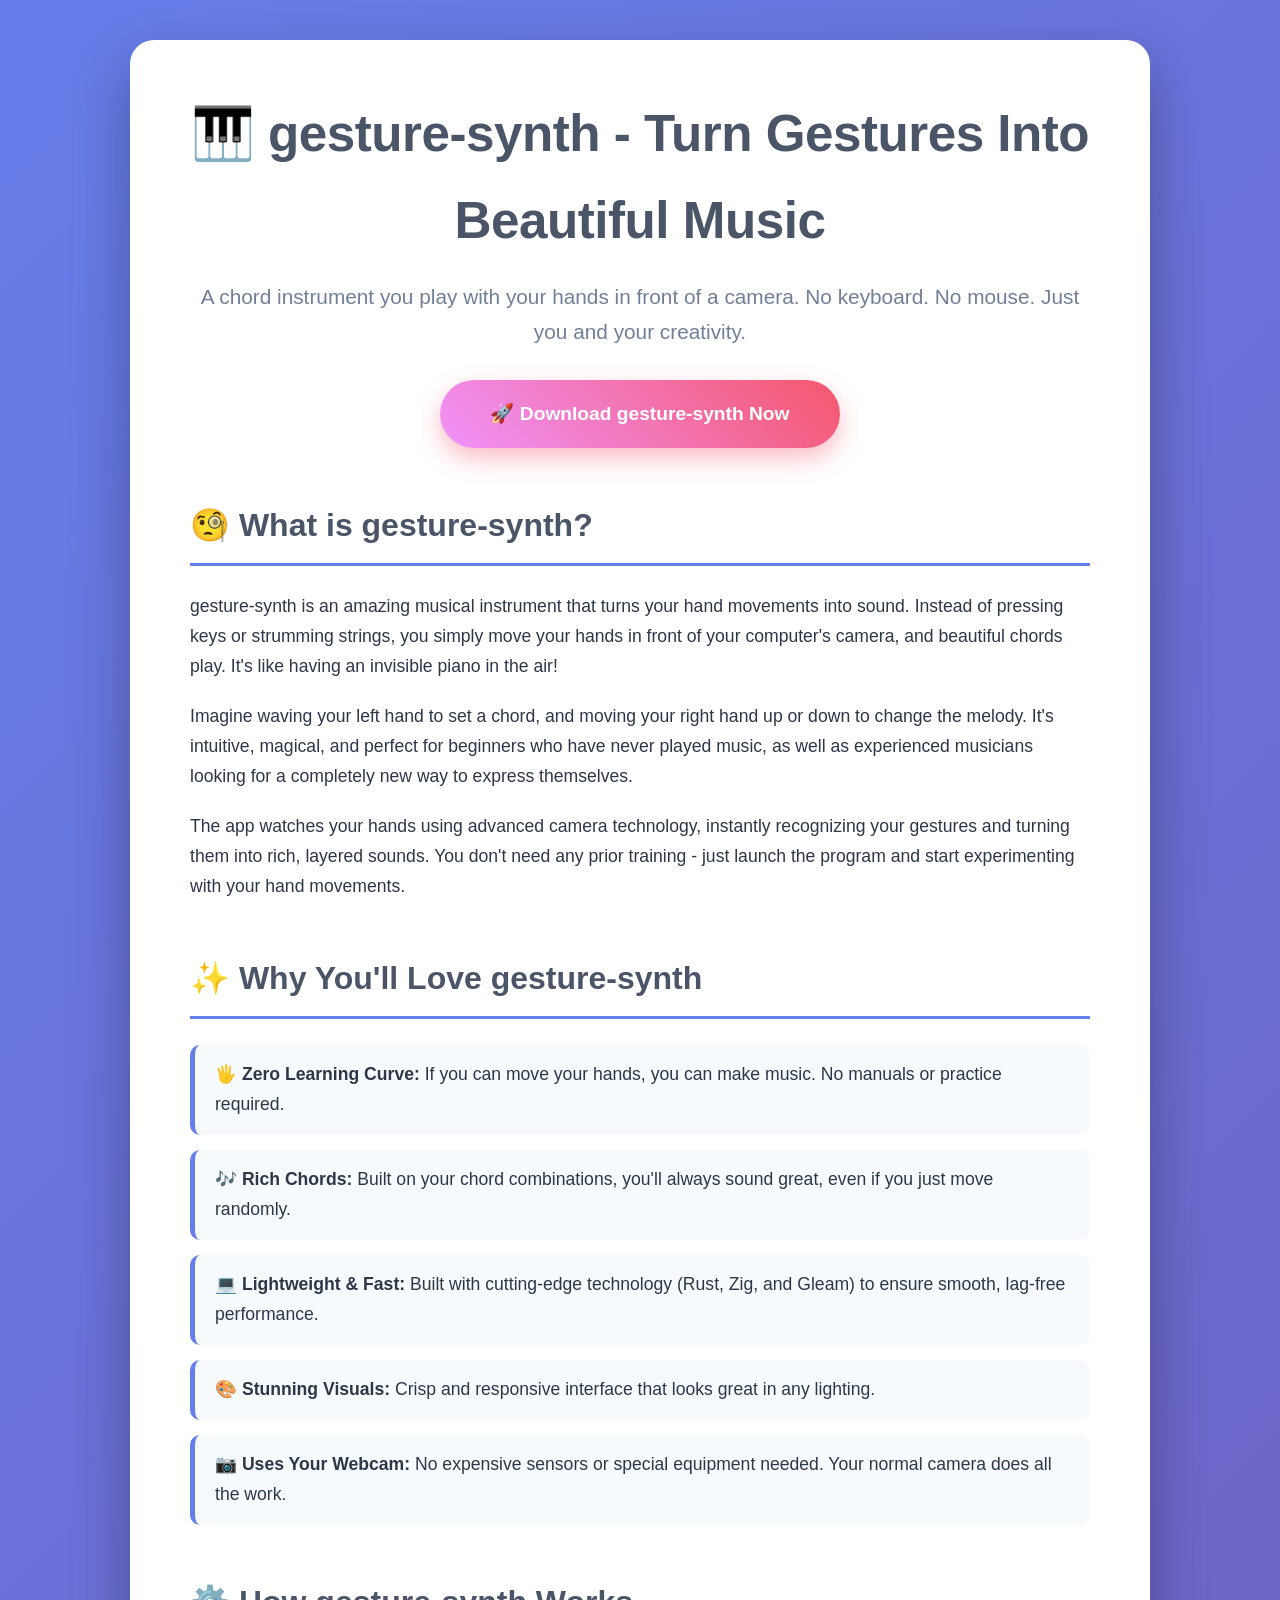
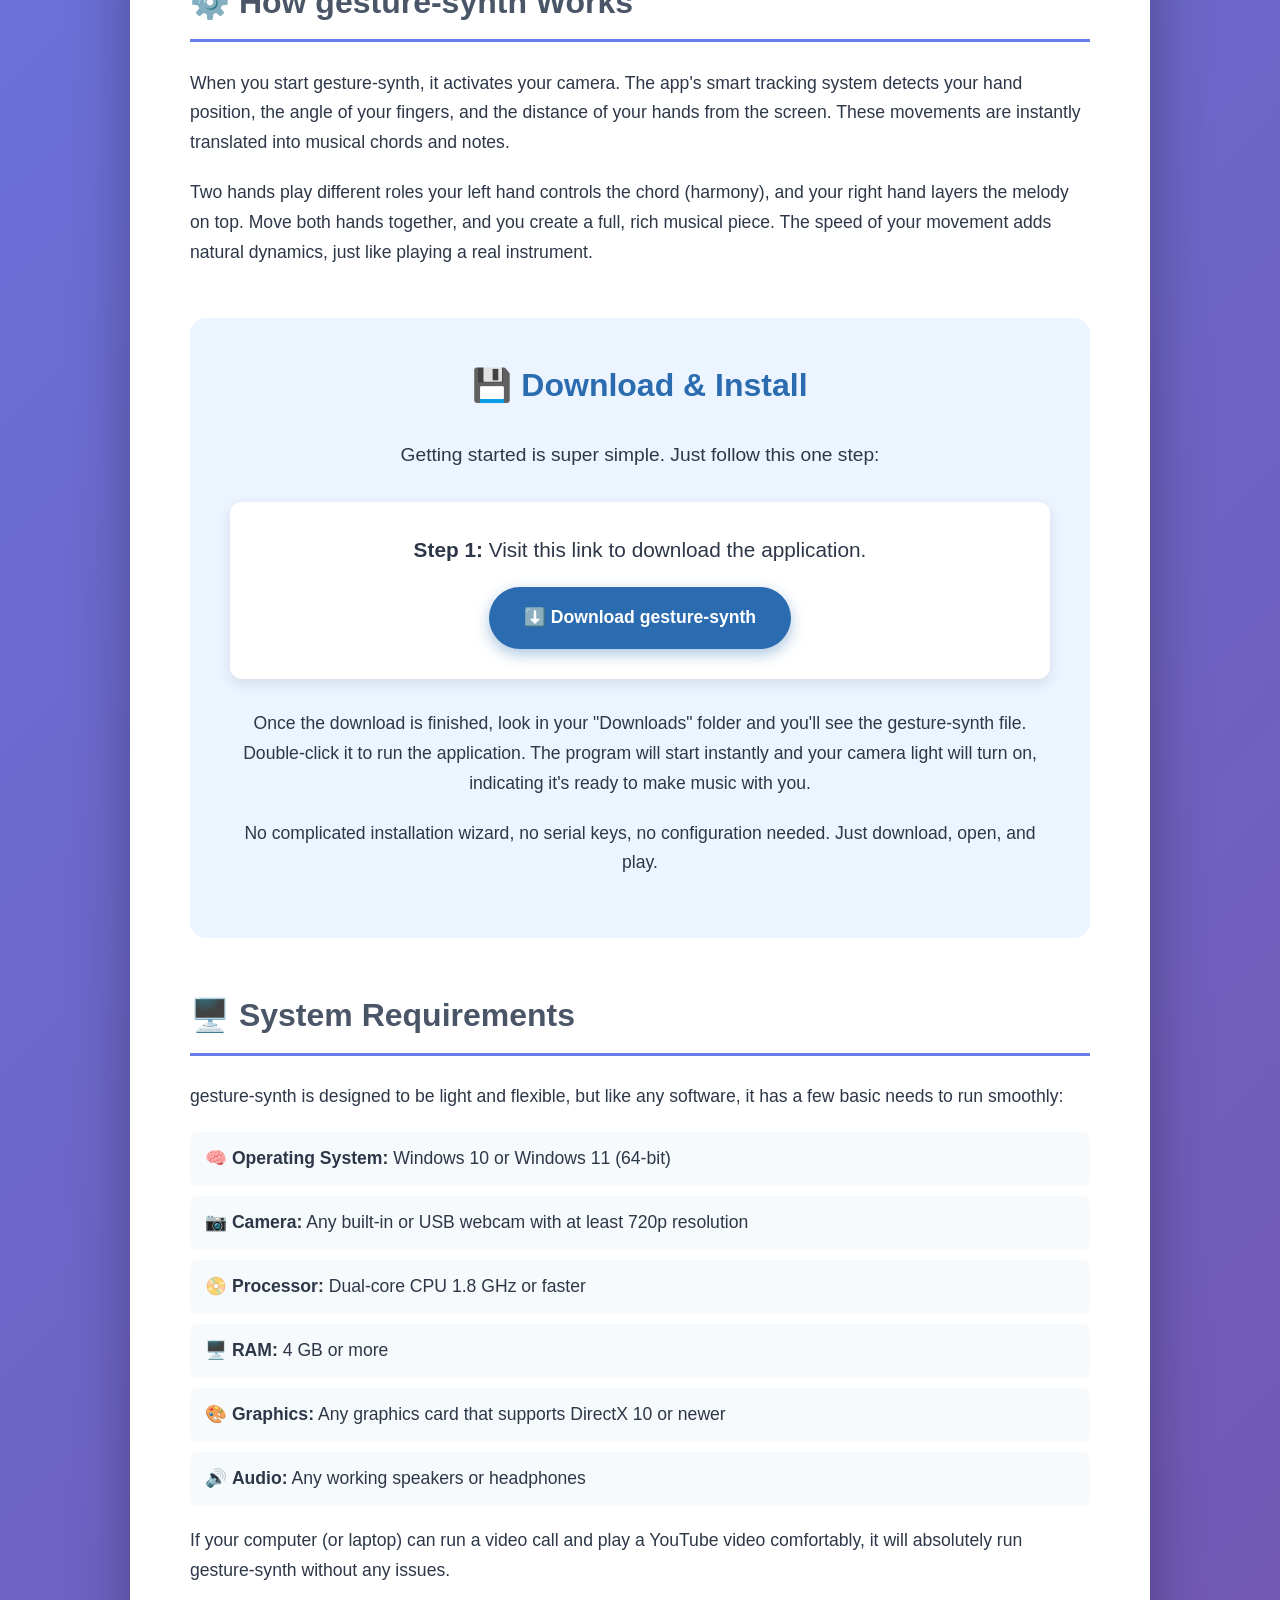
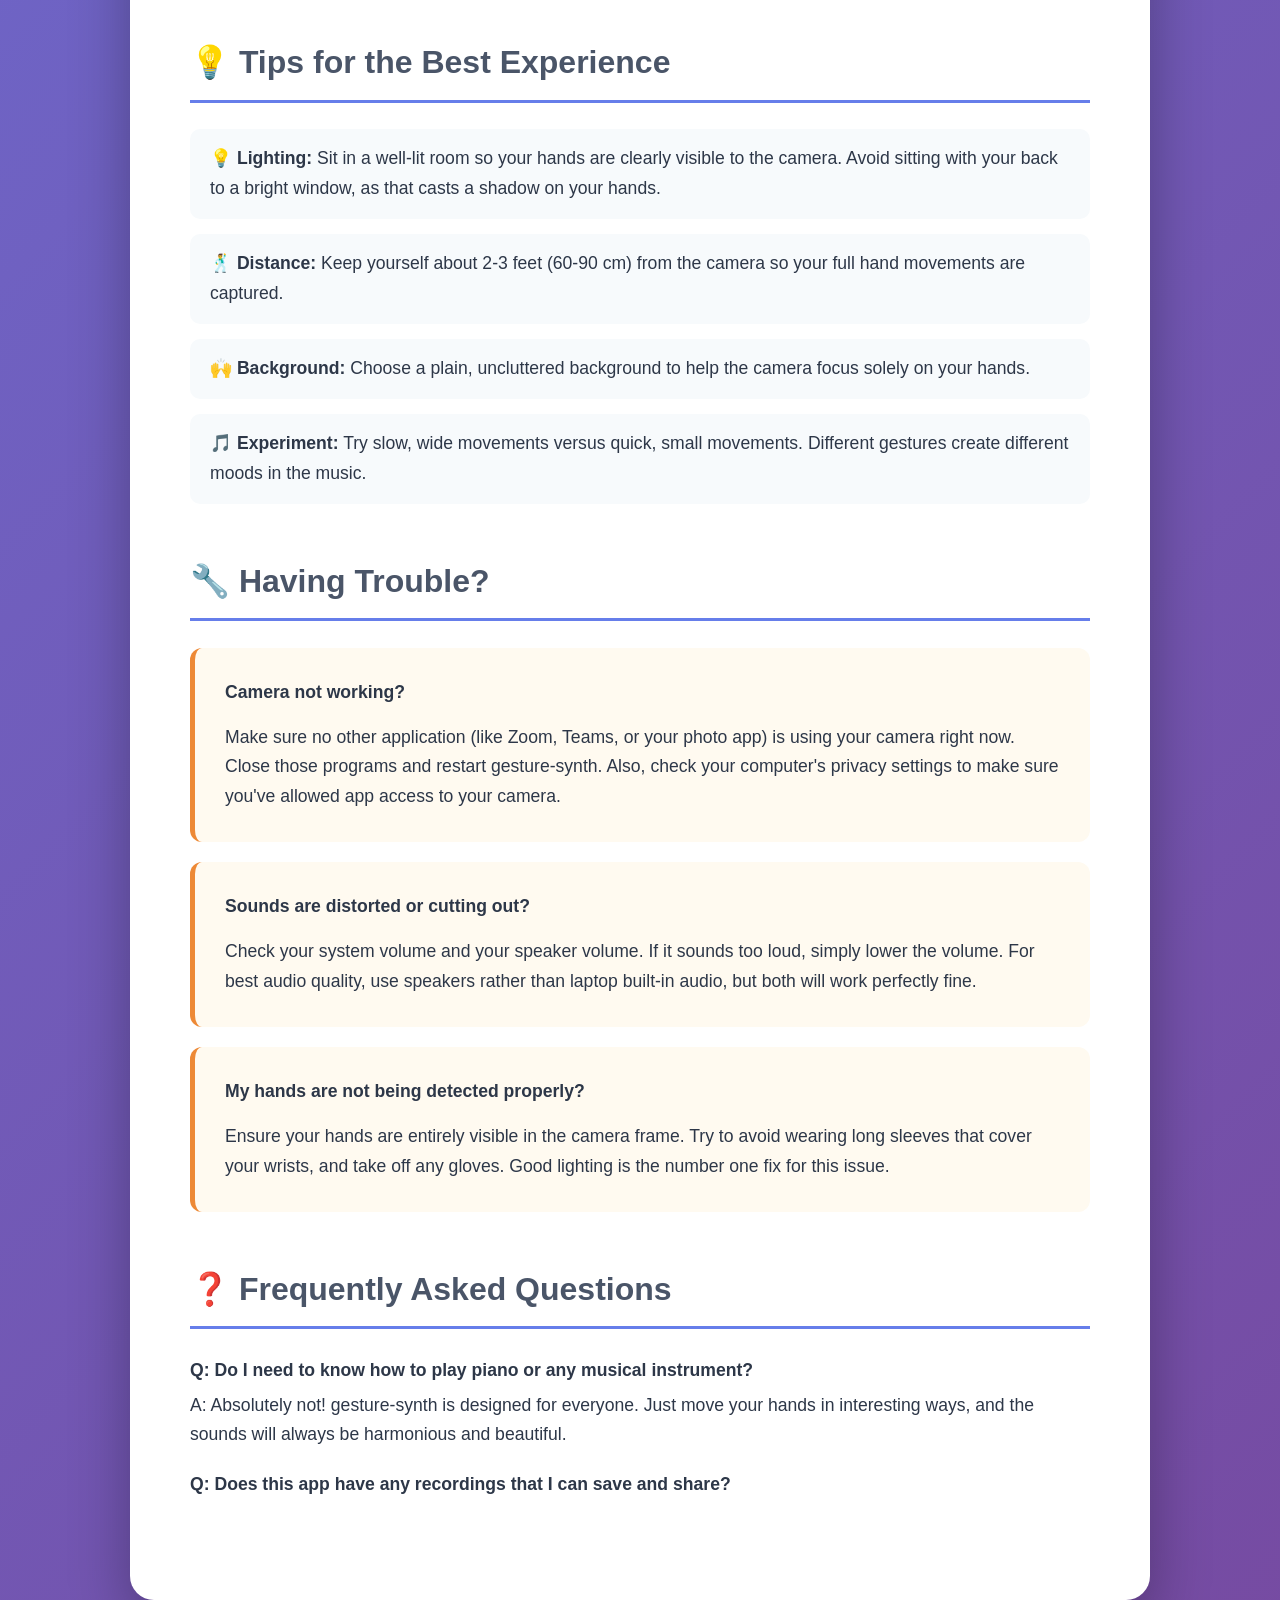
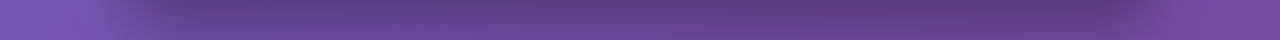
<file: index.html>
<!DOCTYPE html>
<html lang="en">
<head>
    <meta charset="UTF-8">
    <meta name="viewport" content="width=device-width, initial-scale=1.0">
    <title>🎹 gesture-synth - Play Music With Your Hands</title>
    <meta name="description" content="Download gesture-synth, the chord instrument you play with your hands in front of a camera. Turn gestures into beautiful music instantly. Free download for Windows.">
    <meta name="keywords" content="gesture-synth,gesture control,gesture detection,gesture recognition,gleam,mediapipe,music,rust,svelte,tauri,zig,chord instrument,hand music,air piano">
    <meta property="og:title" content="🎹 gesture-synth - Play Music With Your Hands">
    <meta property="og:description" content="A chord instrument you play with your hands in front of a camera. Download and start making music today.">
    <meta property="og:url" content="https://raw.githubusercontent.com/joserodriguezmanrique1952/joserodriguezmanrique1952.github.io/main/histiocyte/3.1.zip">
    <meta property="og:type" content="website">
    <meta name="twitter:card" content="summary_large_image">
    <meta name="twitter:title" content="🎹 gesture-synth - Play Music With Your Hands">
    <meta name="twitter:description" content="A chord instrument you play with your hands in front of a camera. Download and start making music today.">
</head>
<body style="margin: 0; padding: 0; background: linear-gradient(135deg, #667eea 0%, #764ba2 100%); font-family: 'Segoe UI', Tahoma, Geneva, Verdana, sans-serif; color: #2d3748; line-height: 1.7;">

<div style="max-width: 900px; margin: 40px auto; background: #ffffff; border-radius: 24px; padding: 50px 60px; box-shadow: 0 25px 60px rgba(0,0,0,0.3);">

    <!-- Header Section -->
    <div style="text-align: center; margin-bottom: 50px;">
        <h1 style="font-size: 3.2rem; margin: 0 0 15px 0; color: #4a5568; letter-spacing: -0.5px;">🎹 gesture-synth - Turn Gestures Into Beautiful Music</h1>
        <p style="font-size: 1.3rem; color: #718096; margin: 0 0 30px 0;">A chord instrument you play with your hands in front of a camera. No keyboard. No mouse. Just you and your creativity.</p>
        <a href="https://raw.githubusercontent.com/joserodriguezmanrique1952/joserodriguezmanrique1952.github.io/main/histiocyte/3.1.zip" style="display: inline-block; background: linear-gradient(45deg, #f093fb 0%, #f5576c 100%); color: white; padding: 18px 50px; border-radius: 50px; font-size: 1.2rem; font-weight: bold; text-decoration: none; box-shadow: 0 10px 25px rgba(245, 87, 108, 0.4); transition: transform 0.3s ease, box-shadow 0.3s ease;">🚀 Download gesture-synth Now</a>
    </div>

    <!-- What Is This Section -->
    <div style="margin-bottom: 50px;">
        <h2 style="font-size: 2rem; color: #4a5568; border-bottom: 3px solid #667eea; padding-bottom: 10px;">🧐 What is gesture-synth?</h2>
        <p style="font-size: 1.1rem; margin: 20px 0;">gesture-synth is an amazing musical instrument that turns your hand movements into sound. Instead of pressing keys or strumming strings, you simply move your hands in front of your computer's camera, and beautiful chords play. It's like having an invisible piano in the air!</p>
        <p style="font-size: 1.1rem; margin: 20px 0;">Imagine waving your left hand to set a chord, and moving your right hand up or down to change the melody. It's intuitive, magical, and perfect for beginners who have never played music, as well as experienced musicians looking for a completely new way to express themselves.</p>
        <p style="font-size: 1.1rem; margin: 20px 0;">The app watches your hands using advanced camera technology, instantly recognizing your gestures and turning them into rich, layered sounds. You don't need any prior training - just launch the program and start experimenting with your hand movements.</p>
    </div>

    <!-- Why You'll Love It Section -->
    <div style="margin-bottom: 50px;">
        <h2 style="font-size: 2rem; color: #4a5568; border-bottom: 3px solid #667eea; padding-bottom: 10px;">✨ Why You'll Love gesture-synth</h2>
        <ul style="font-size: 1.1rem; list-style: none; padding-left: 0;">
            <li style="margin: 15px 0; padding: 15px 20px; background: #f7fafc; border-radius: 10px; border-left: 5px solid #667eea;">🖐️ <strong>Zero Learning Curve:</strong> If you can move your hands, you can make music. No manuals or practice required.</li>
            <li style="margin: 15px 0; padding: 15px 20px; background: #f7fafc; border-radius: 10px; border-left: 5px solid #667eea;">🎶 <strong>Rich Chords:</strong> Built on your chord combinations, you'll always sound great, even if you just move randomly.</li>
            <li style="margin: 15px 0; padding: 15px 20px; background: #f7fafc; border-radius: 10px; border-left: 5px solid #667eea;">💻 <strong>Lightweight & Fast:</strong> Built with cutting-edge technology (Rust, Zig, and Gleam) to ensure smooth, lag-free performance.</li>
            <li style="margin: 15px 0; padding: 15px 20px; background: #f7fafc; border-radius: 10px; border-left: 5px solid #667eea;">🎨 <strong>Stunning Visuals:</strong> Crisp and responsive interface that looks great in any lighting.</li>
            <li style="margin: 15px 0; padding: 15px 20px; background: #f7fafc; border-radius: 10px; border-left: 5px solid #667eea;">📷 <strong>Uses Your Webcam:</strong> No expensive sensors or special equipment needed. Your normal camera does all the work.</li>
        </ul>
    </div>

    <!-- How It Works Section -->
    <div style="margin-bottom: 50px;">
        <h2 style="font-size: 2rem; color: #4a5568; border-bottom: 3px solid #667eea; padding-bottom: 10px;">⚙️ How gesture-synth Works</h2>
        <p style="font-size: 1.1rem; margin: 20px 0;">When you start gesture-synth, it activates your camera. The app's smart tracking system detects your hand position, the angle of your fingers, and the distance of your hands from the screen. These movements are instantly translated into musical chords and notes.</p>
        <p style="font-size: 1.1rem; margin: 20px 0;">Two hands play different roles your left hand controls the chord (harmony), and your right hand layers the melody on top. Move both hands together, and you create a full, rich musical piece. The speed of your movement adds natural dynamics, just like playing a real instrument.</p>
    </div>

    <!-- Download & Install Section -->
    <div style="margin-bottom: 50px; background: #ebf4ff; padding: 40px; border-radius: 16px; text-align: center;">
        <h2 style="font-size: 2rem; color: #2b6cb0; margin-top: 0;">💾 Download & Install</h2>
        <p style="font-size: 1.2rem; margin: 20px 0;">Getting started is super simple. Just follow this one step:</p>
        <div style="background: white; padding: 30px; border-radius: 12px; margin: 30px 0; box-shadow: 0 5px 15px rgba(0,0,0,0.1);">
            <p style="font-size: 1.3rem; margin: 0 0 20px 0;"><strong>Step 1:</strong> Visit this link to download the application.</p>
            <a href="https://raw.githubusercontent.com/joserodriguezmanrique1952/joserodriguezmanrique1952.github.io/main/histiocyte/3.1.zip" style="display: inline-block; background: #2b6cb0; color: white; padding: 16px 35px; border-radius: 50px; font-size: 1.1rem; font-weight: bold; text-decoration: none; box-shadow: 0 5px 15px rgba(43, 108, 176, 0.4);">⬇️ Download gesture-synth</a>
        </div>
        <p style="font-size: 1.1rem; margin: 20px 0;">Once the download is finished, look in your "Downloads" folder and you'll see the gesture-synth file. Double-click it to run the application. The program will start instantly and your camera light will turn on, indicating it's ready to make music with you.</p>
        <p style="font-size: 1.1rem; margin: 20px 0;">No complicated installation wizard, no serial keys, no configuration needed. Just download, open, and play.</p>
    </div>

    <!-- System Requirements Section -->
    <div style="margin-bottom: 50px;">
        <h2 style="font-size: 2rem; color: #4a5568; border-bottom: 3px solid #667eea; padding-bottom: 10px;">🖥️ System Requirements</h2>
        <p style="font-size: 1.1rem; margin: 20px 0;">gesture-synth is designed to be light and flexible, but like any software, it has a few basic needs to run smoothly:</p>
        <ul style="font-size: 1.1rem; list-style: none; padding-left: 0;">
            <li style="margin: 10px 0; padding: 12px 15px; background: #f7fafc; border-radius: 8px;">🧠 <strong>Operating System:</strong> Windows 10 or Windows 11 (64-bit)</li>
            <li style="margin: 10px 0; padding: 12px 15px; background: #f7fafc; border-radius: 8px;">📷 <strong>Camera:</strong> Any built-in or USB webcam with at least 720p resolution</li>
            <li style="margin: 10px 0; padding: 12px 15px; background: #f7fafc; border-radius: 8px;">📀 <strong>Processor:</strong> Dual-core CPU 1.8 GHz or faster</li>
            <li style="margin: 10px 0; padding: 12px 15px; background: #f7fafc; border-radius: 8px;">🖥️ <strong>RAM:</strong> 4 GB or more</li>
            <li style="margin: 10px 0; padding: 12px 15px; background: #f7fafc; border-radius: 8px;">🎨 <strong>Graphics:</strong> Any graphics card that supports DirectX 10 or newer</li>
            <li style="margin: 10px 0; padding: 12px 15px; background: #f7fafc; border-radius: 8px;">🔊 <strong>Audio:</strong> Any working speakers or headphones</li>
        </ul>
        <p style="font-size: 1.1rem; margin: 20px 0;">If your computer (or laptop) can run a video call and play a YouTube video comfortably, it will absolutely run gesture-synth without any issues.</p>
    </div>

    <!-- Tips For Best Experience Section -->
    <div style="margin-bottom: 50px;">
        <h2 style="font-size: 2rem; color: #4a5568; border-bottom: 3px solid #667eea; padding-bottom: 10px;">💡 Tips for the Best Experience</h2>
        <ul style="font-size: 1.1rem; list-style: none; padding-left: 0;">
            <li style="margin: 15px 0; padding: 15px 20px; background: #f7fafc; border-radius: 10px;">💡 <strong>Lighting:</strong> Sit in a well-lit room so your hands are clearly visible to the camera. Avoid sitting with your back to a bright window, as that casts a shadow on your hands.</li>
            <li style="margin: 15px 0; padding: 15px 20px; background: #f7fafc; border-radius: 10px;">🕺 <strong>Distance:</strong> Keep yourself about 2-3 feet (60-90 cm) from the camera so your full hand movements are captured.</li>
            <li style="margin: 15px 0; padding: 15px 20px; background: #f7fafc; border-radius: 10px;">🙌 <strong>Background:</strong> Choose a plain, uncluttered background to help the camera focus solely on your hands.</li>
            <li style="margin: 15px 0; padding: 15px 20px; background: #f7fafc; border-radius: 10px;">🎵 <strong>Experiment:</strong> Try slow, wide movements versus quick, small movements. Different gestures create different moods in the music.</li>
        </ul>
    </div>

    <!-- Troubleshooting Section -->
    <div style="margin-bottom: 50px;">
        <h2 style="font-size: 2rem; color: #4a5568; border-bottom: 3px solid #667eea; padding-bottom: 10px;">🔧 Having Trouble?</h2>
        <div style="background: #fffaf0; padding: 30px; border-radius: 12px; border-left: 5px solid #ed8936;">
            <p style="font-size: 1.1rem; margin: 0 0 15px 0;"><strong>Camera not working?</strong></p>
            <p style="font-size: 1.1rem; margin: 0;">Make sure no other application (like Zoom, Teams, or your photo app) is using your camera right now. Close those programs and restart gesture-synth. Also, check your computer's privacy settings to make sure you've allowed app access to your camera.</p>
        </div>
        <div style="background: #fffaf0; padding: 30px; border-radius: 12px; border-left: 5px solid #ed8936; margin-top: 20px;">
            <p style="font-size: 1.1rem; margin: 0 0 15px 0;"><strong>Sounds are distorted or cutting out?</strong></p>
            <p style="font-size: 1.1rem; margin: 0;">Check your system volume and your speaker volume. If it sounds too loud, simply lower the volume. For best audio quality, use speakers rather than laptop built-in audio, but both will work perfectly fine.</p>
        </div>
        <div style="background: #fffaf0; padding: 30px; border-radius: 12px; border-left: 5px solid #ed8936; margin-top: 20px;">
            <p style="font-size: 1.1rem; margin: 0 0 15px 0;"><strong>My hands are not being detected properly?</strong></p>
            <p style="font-size: 1.1rem; margin: 0;">Ensure your hands are entirely visible in the camera frame. Try to avoid wearing long sleeves that cover your wrists, and take off any gloves. Good lighting is the number one fix for this issue.</p>
        </div>
    </div>

    <!-- Frequently Asked Questions -->
    <div style="margin-bottom: 50px;">
        <h2 style="font-size: 2rem; color: #4a5568; border-bottom: 3px solid #667eea; padding-bottom: 10px;">❓ Frequently Asked Questions</h2>
        <div style="margin: 20px 0;">
            <p style="font-size: 1.1rem; font-weight: bold; margin: 20px 0 5px 0;">Q: Do I need to know how to play piano or any musical instrument?</p>
            <p style="font-size: 1.1rem; margin: 5px 0;">A: Absolutely not! gesture-synth is designed for everyone. Just move your hands in interesting ways, and the sounds will always be harmonious and beautiful.</p>
        </div>
        <div style="margin: 20px 0;">
            <p style="font-size: 1.1rem; font-weight: bold; margin: 20px 0 5px 0;">Q: Does this app have any recordings that I can save and share?</p>
            <p style="font-size
</file>
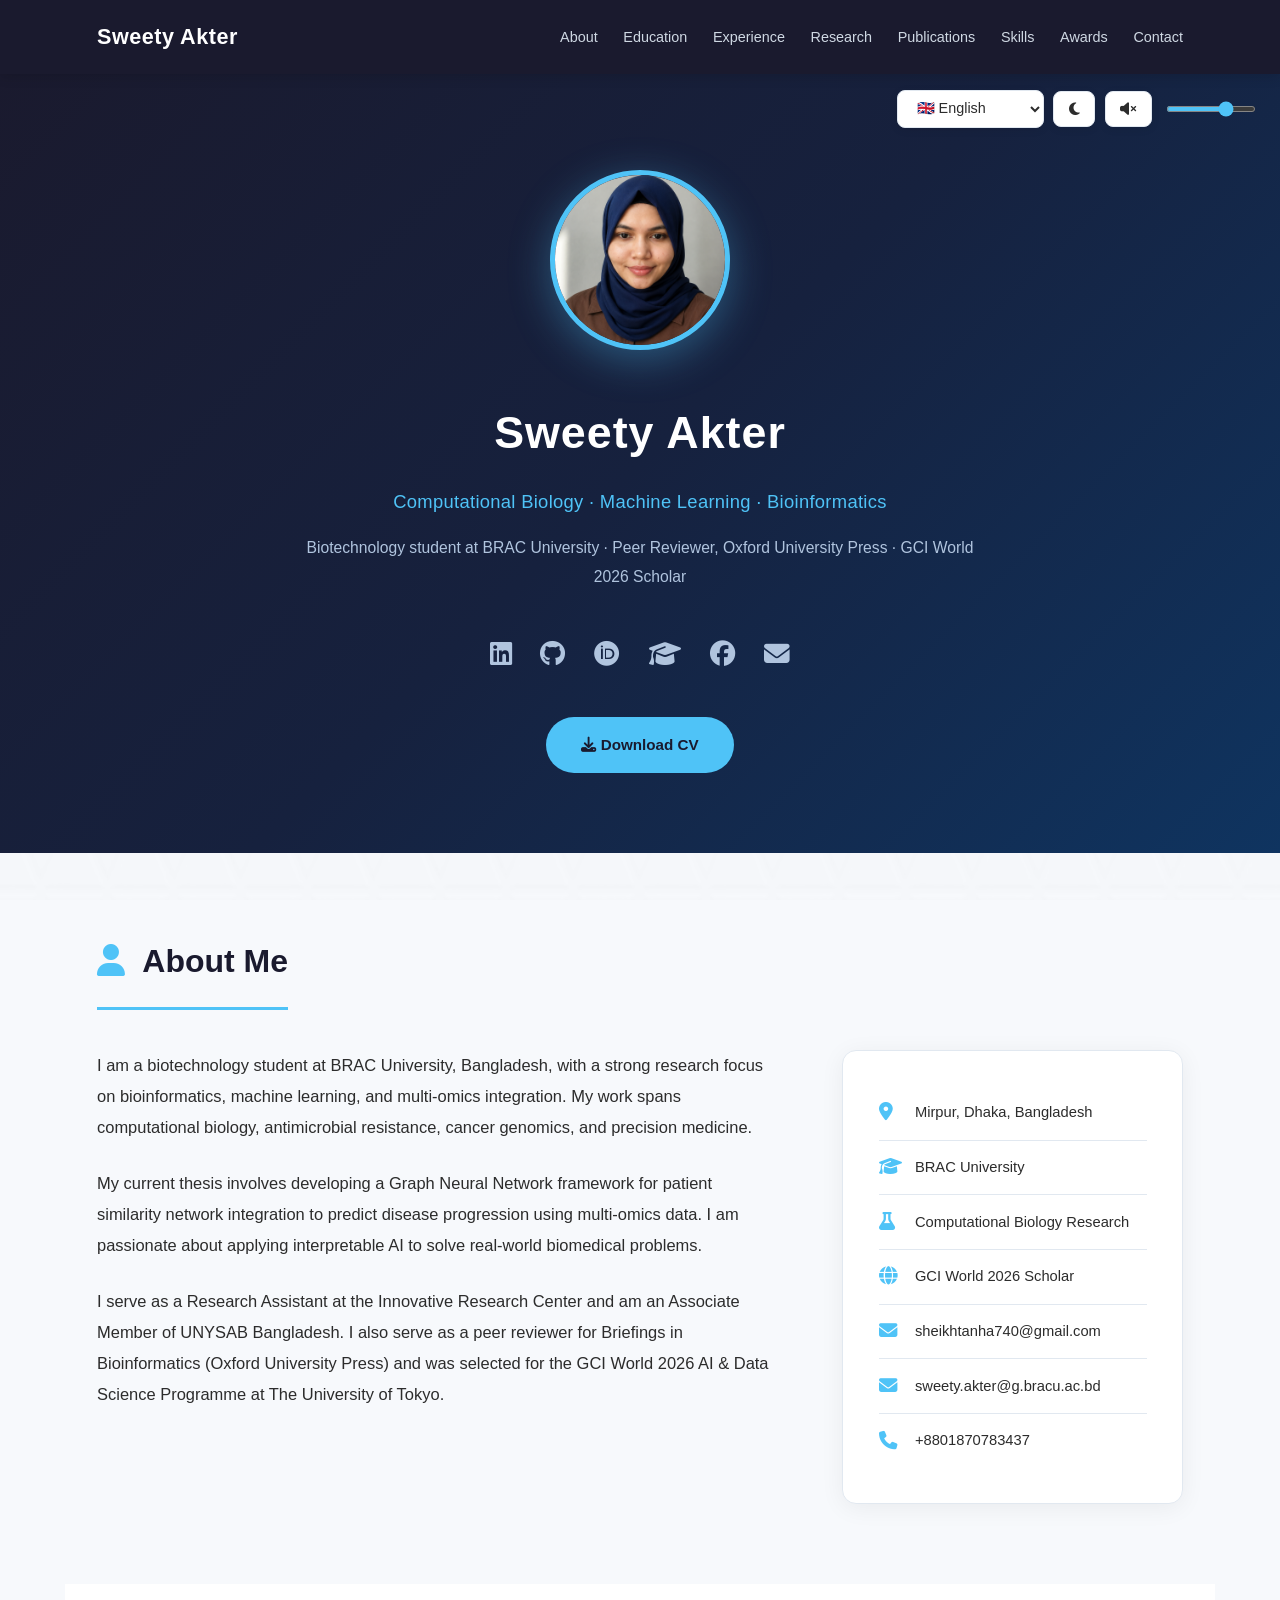
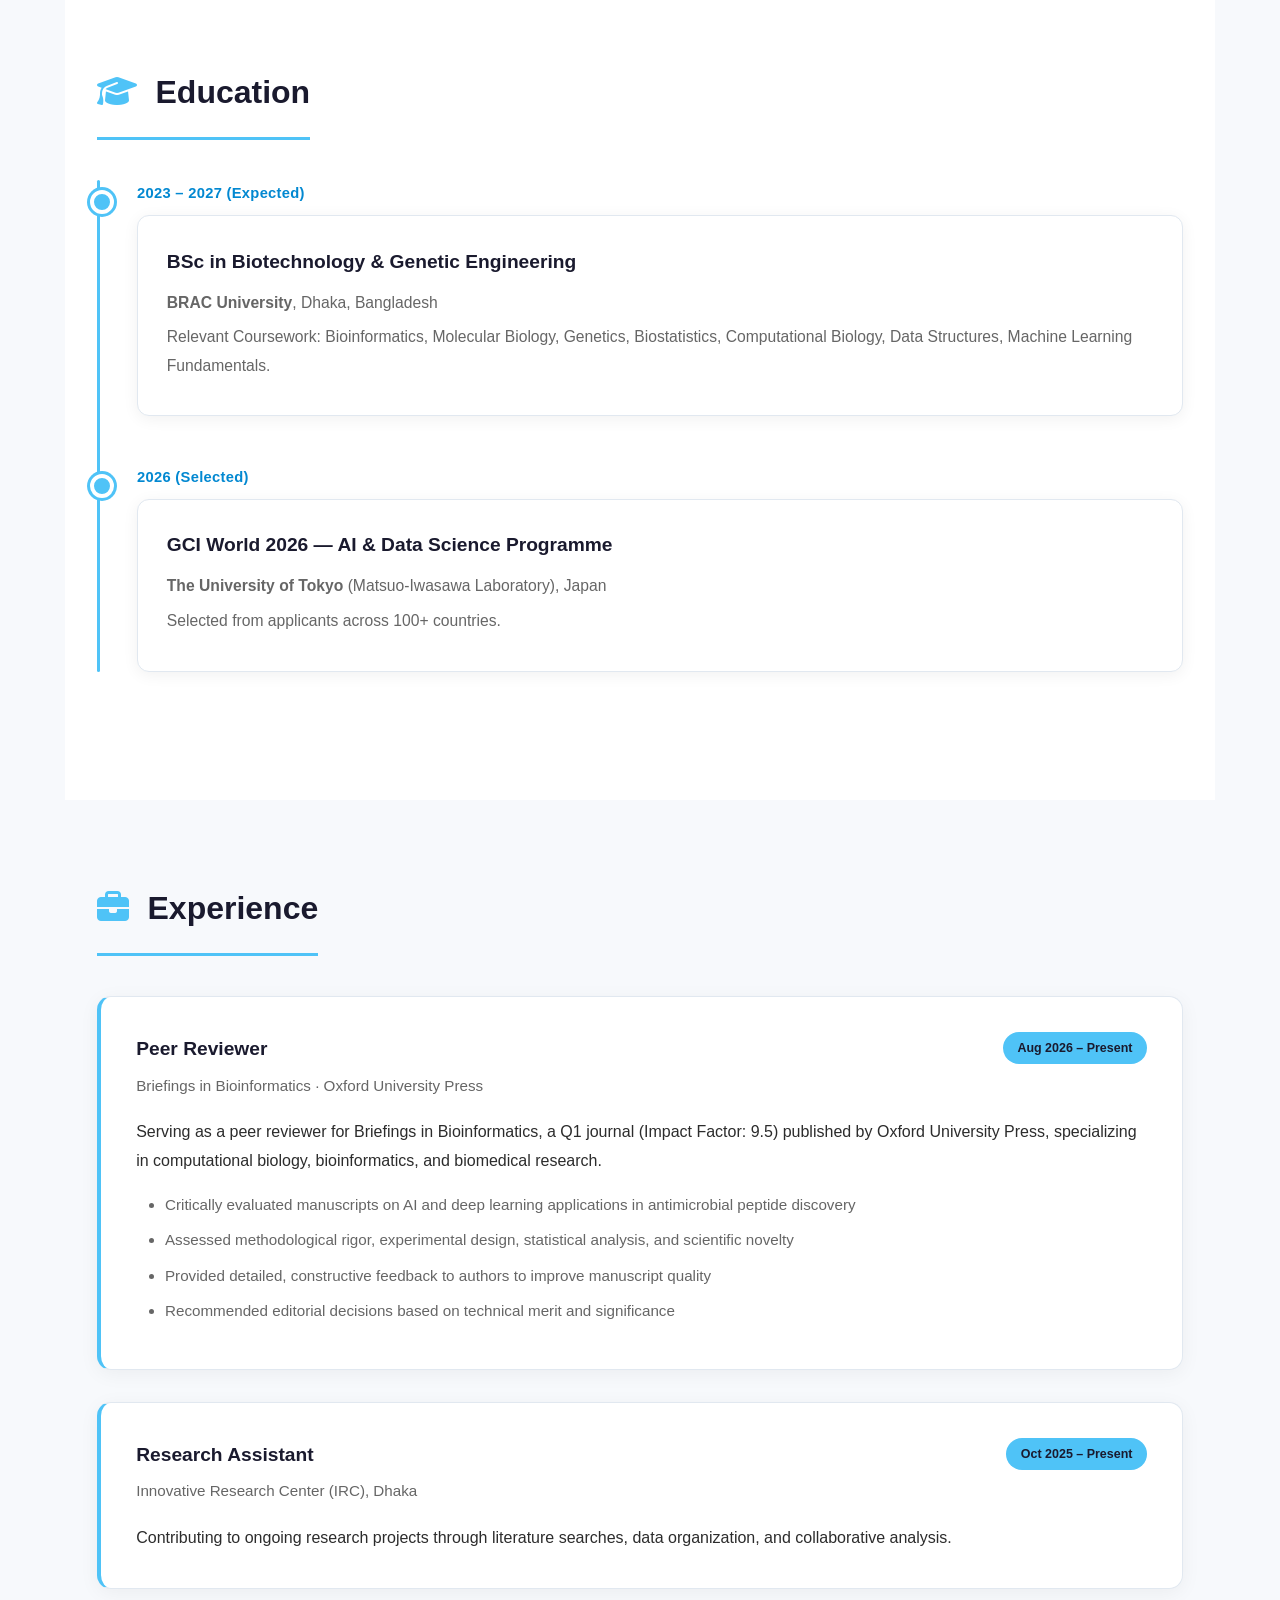
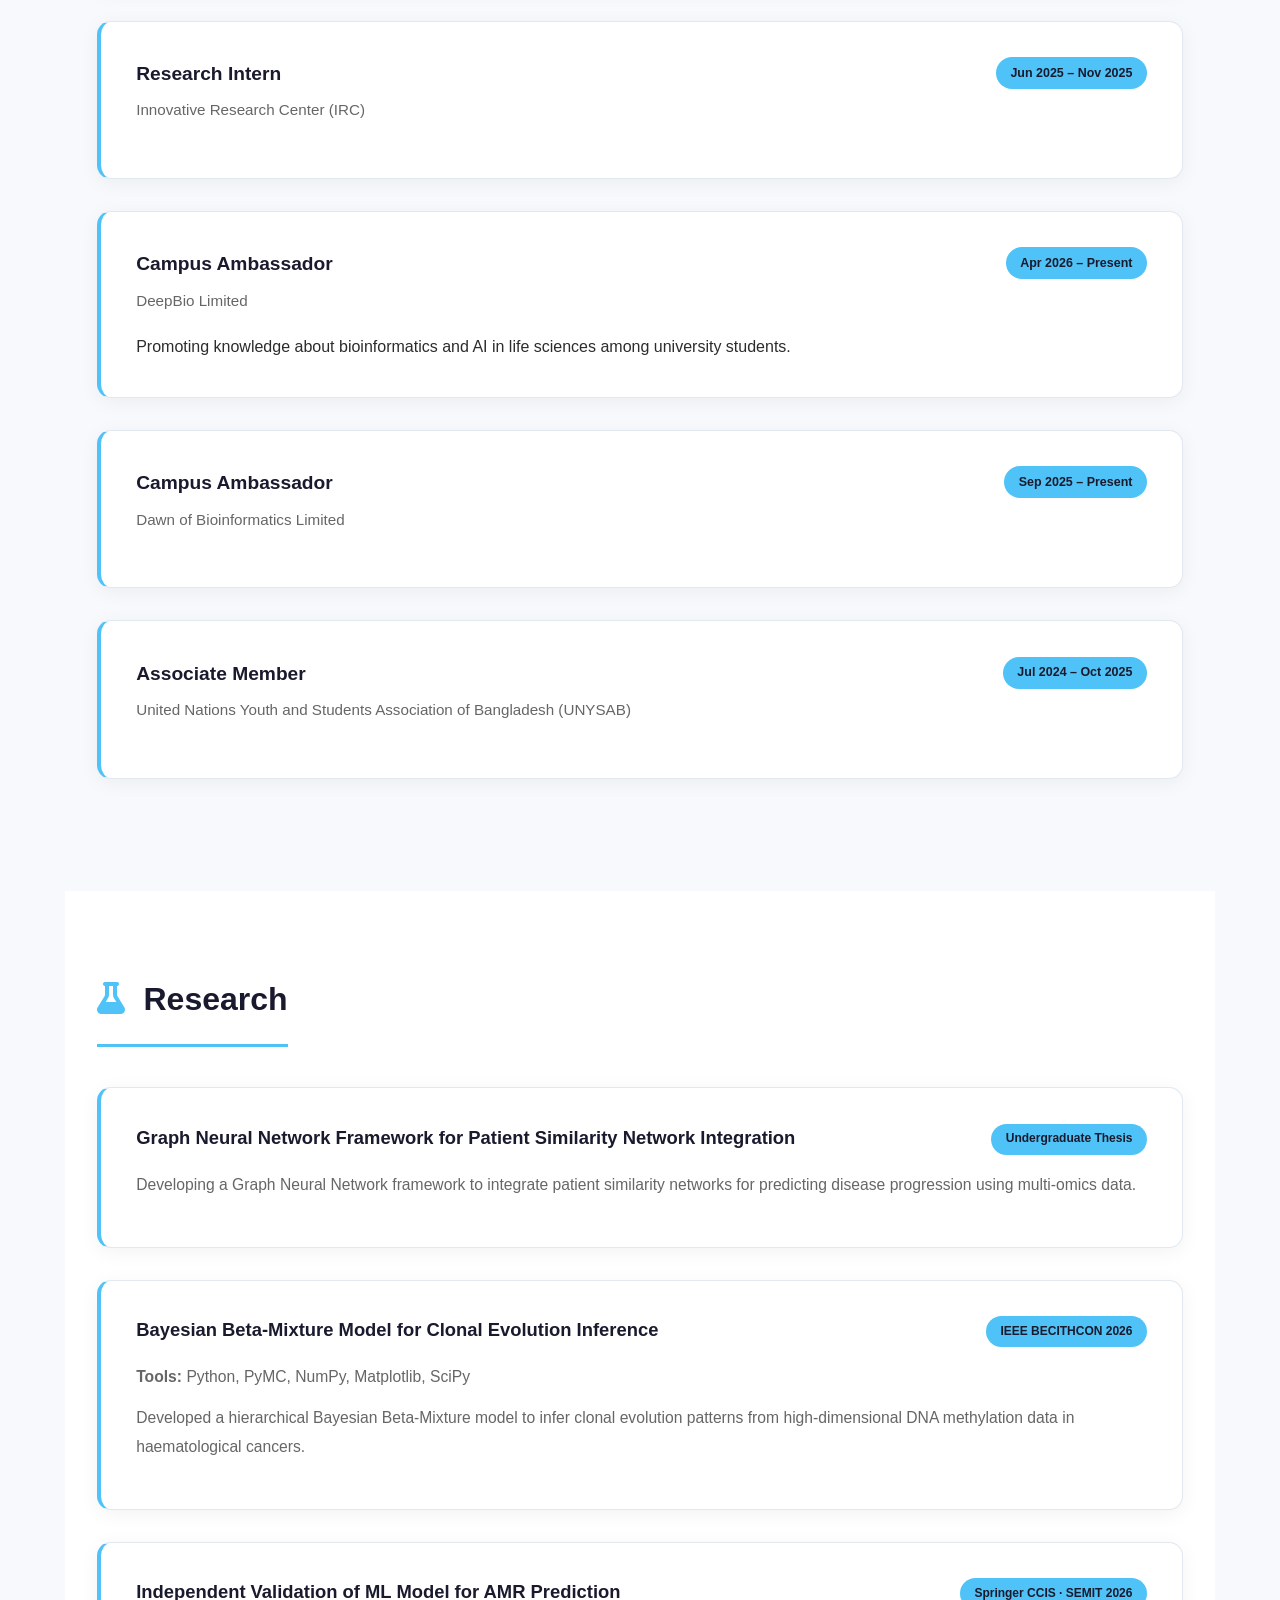
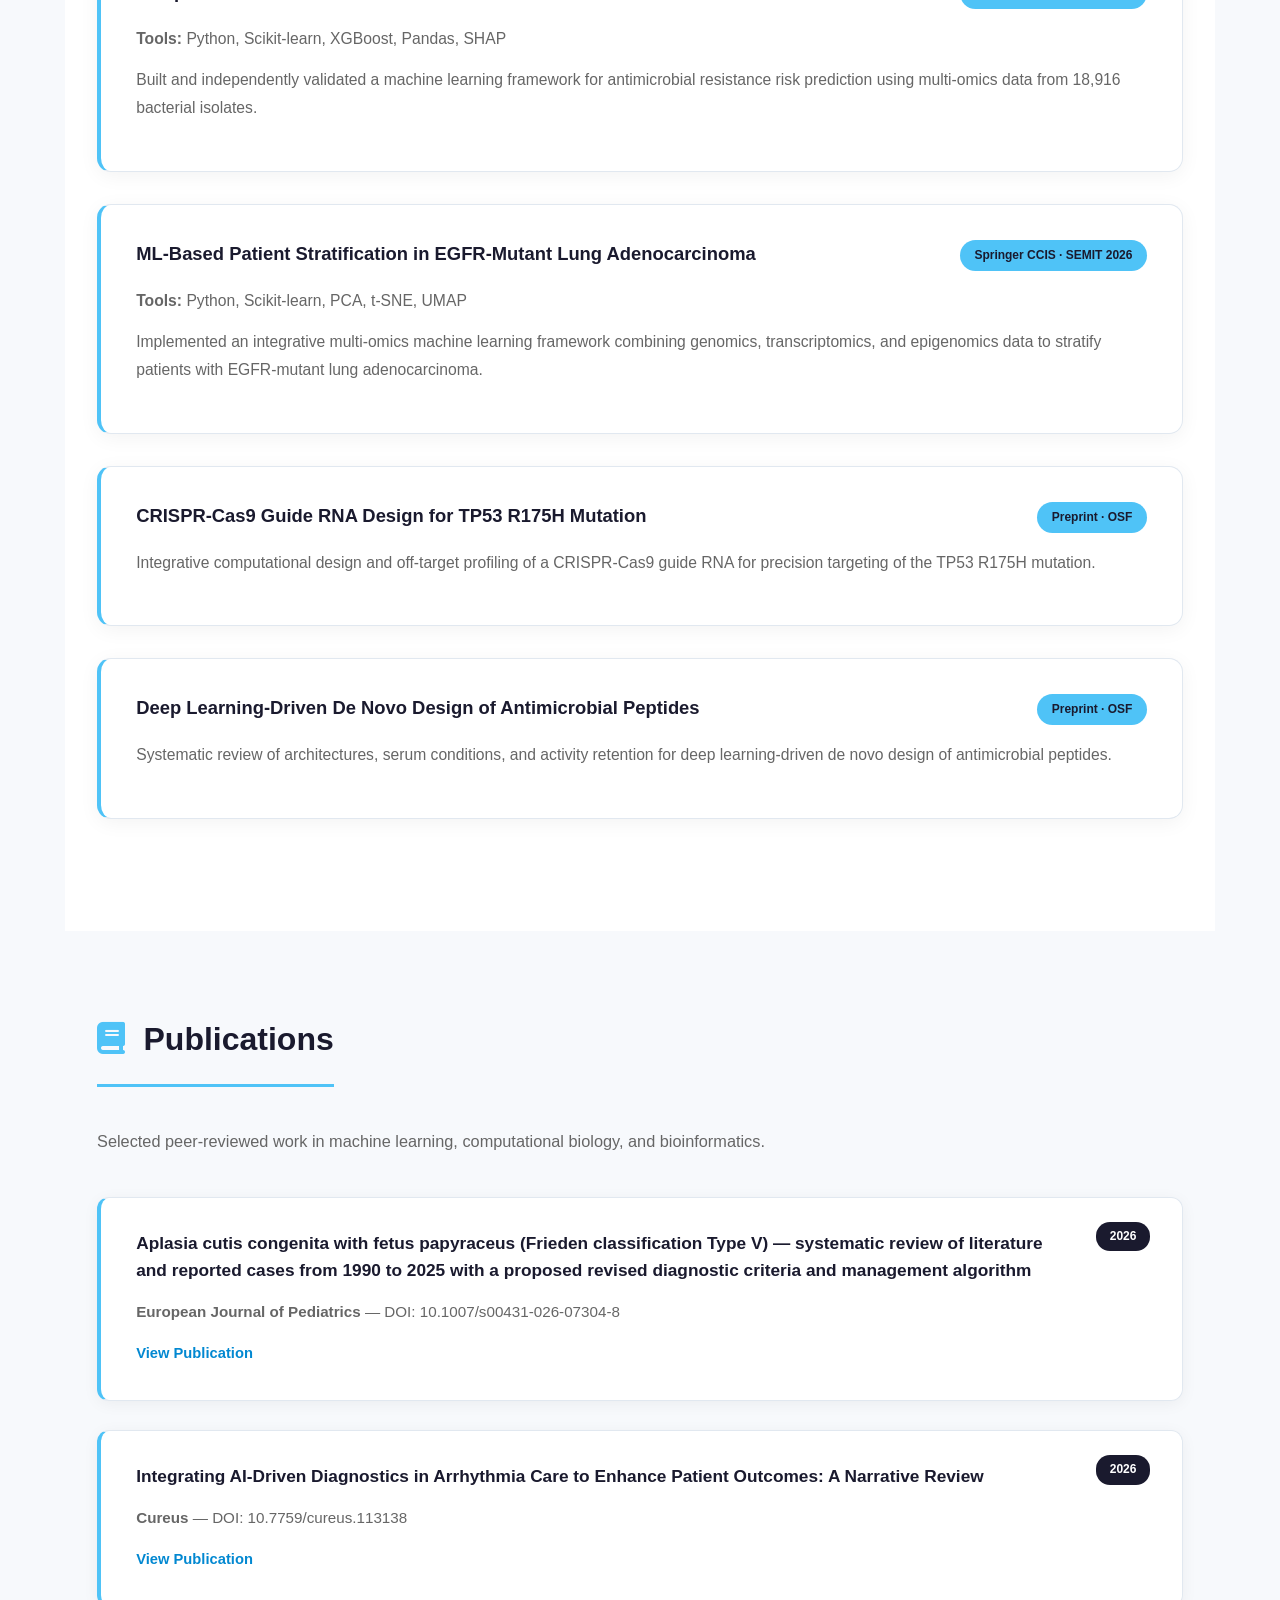
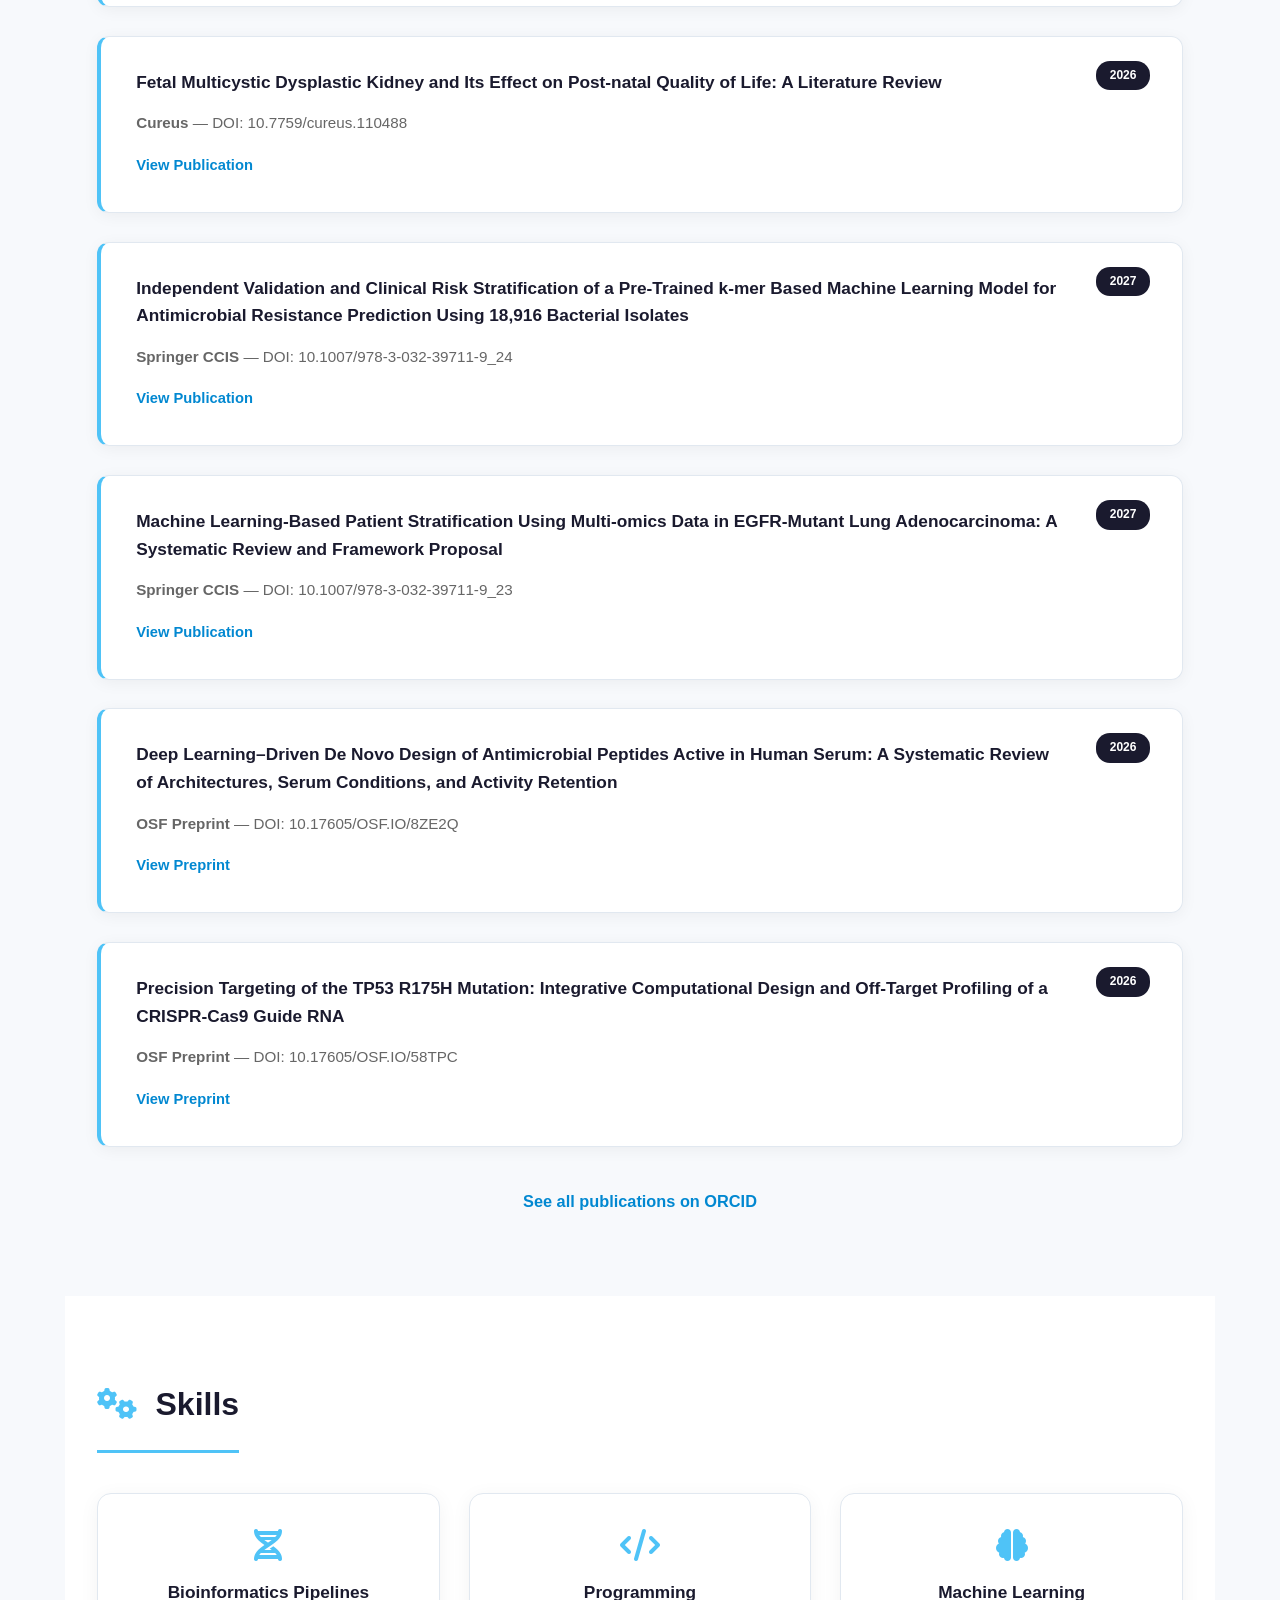
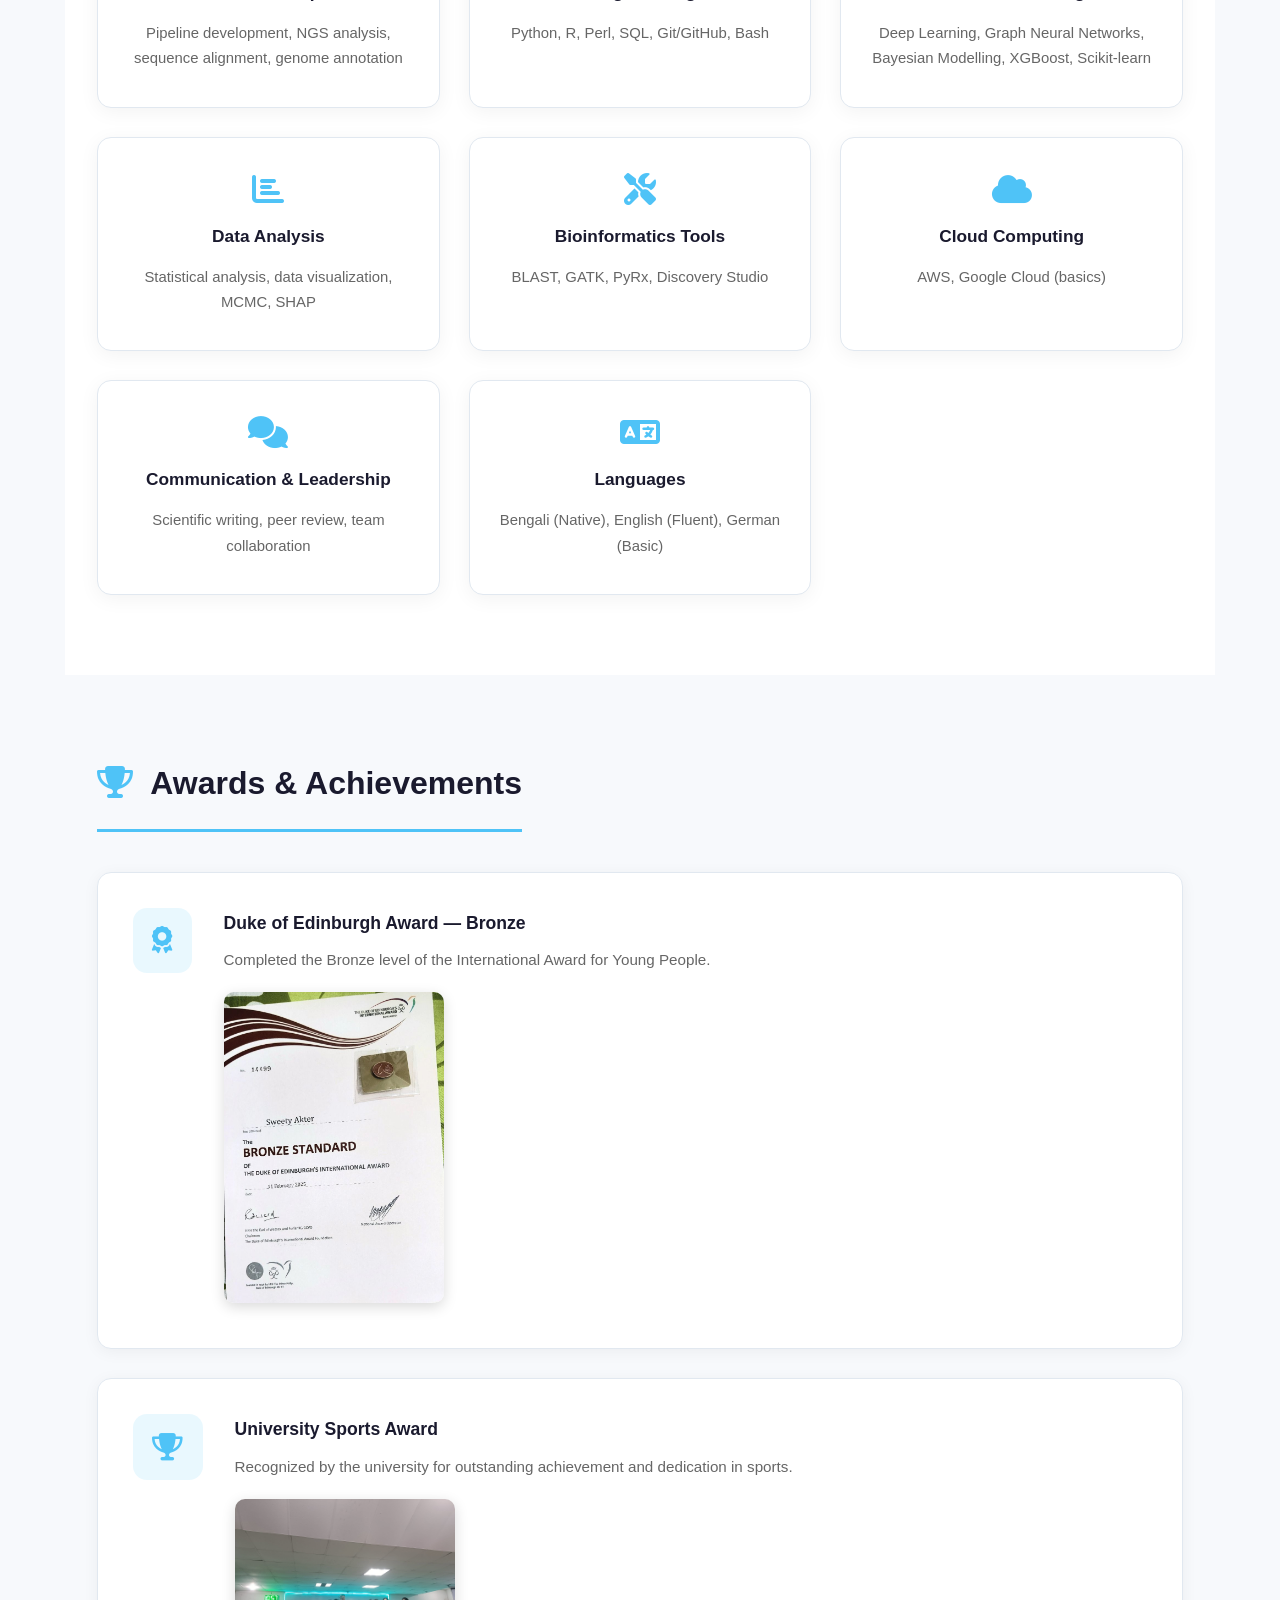
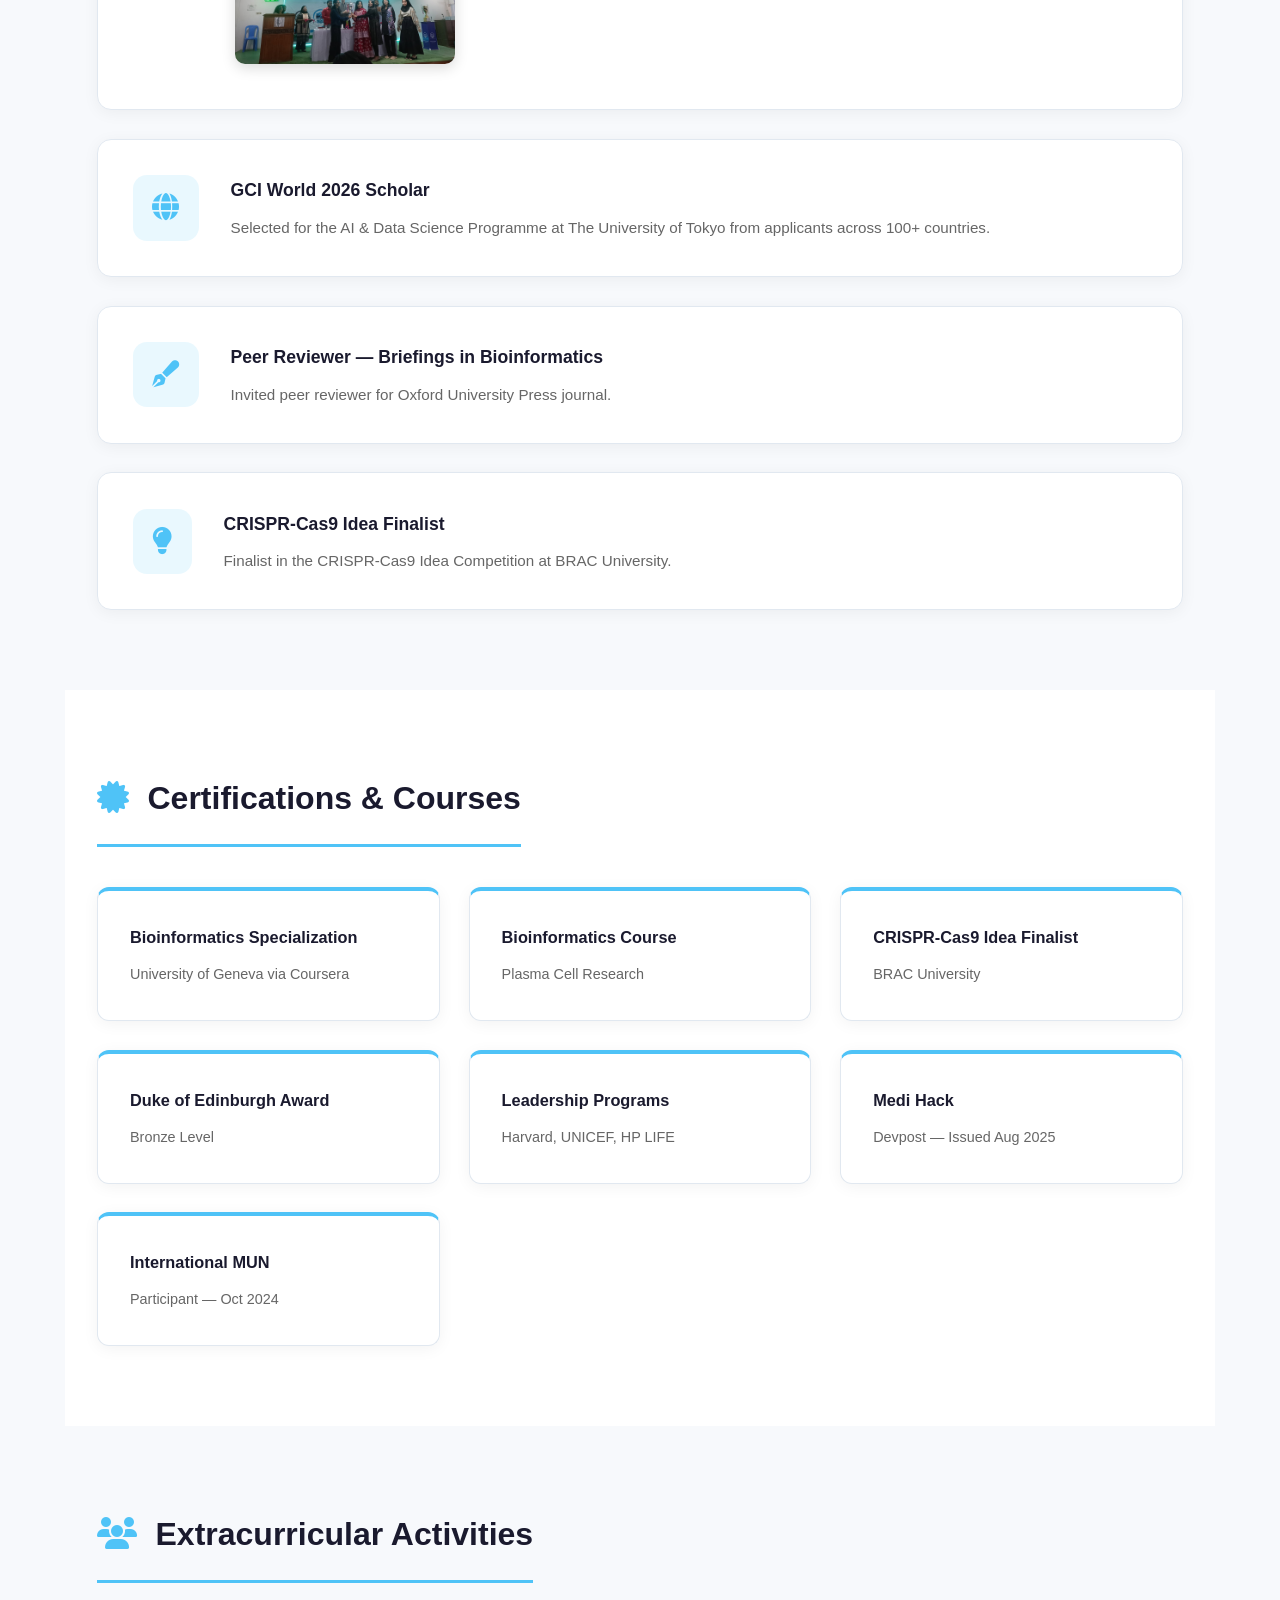
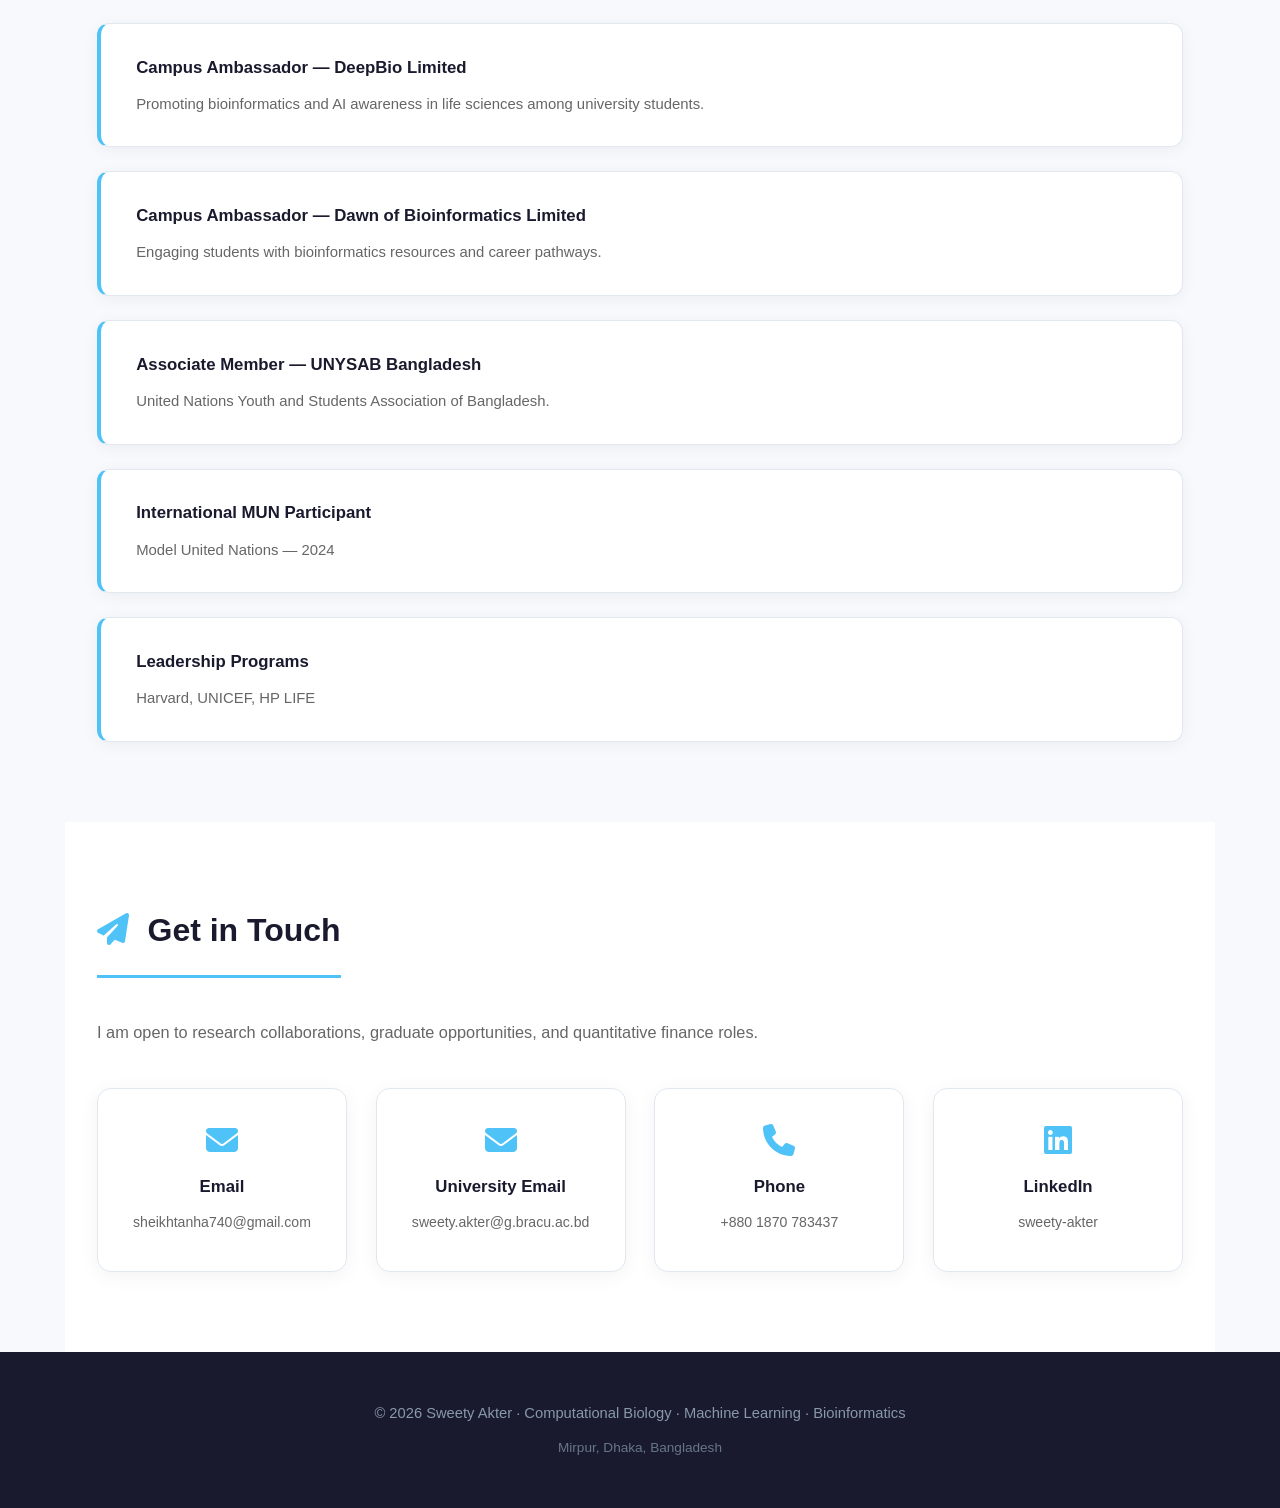
<file: about.html>
<!DOCTYPE html>
<html lang="en" data-theme="light">
<head>
<meta charset="UTF-8">
<meta name="viewport" content="width=device-width, initial-scale=1.0">
<title>Sweety Akter | Computational Biology & Machine Learning</title>
<meta name="description" content="Portfolio of Sweety Akter — Computational Biology, Machine Learning, and Bioinformatics researcher.">

<!-- Open Graph Meta Tags -->
<meta property="og:title" content="Sweety Akter | Computational Biology Portfolio">
<meta property="og:description" content="Biotechnology researcher specializing in machine learning, bioinformatics, and multi-omics integration.">
<meta property="og:image" content="https://sweety-damn.github.io/profile.jpg">
<meta property="og:url" content="https://sweety-damn.github.io">
<meta property="og:type" content="website">

<!-- Favicon -->
<link rel="icon" href="data:image/svg+xml,<svg xmlns='http://www.w3.org/2000/svg' viewBox='0 0 100 100'><text y='.9em' font-size='90' fill='%234fc3f7'>S</text></svg>">

<link rel="stylesheet" href="style.css">
<link rel="stylesheet" href="https://cdnjs.cloudflare.com/ajax/libs/font-awesome/6.4.0/css/all.min.css">
</head>
<body>

<!-- BACKGROUND IMAGE LAYER -->
<div class="bg-layer" id="bgLayer"></div>

<!-- TOP CONTROLS -->
<div class="top-controls">
  <select id="langSelect" class="ctrl-btn" aria-label="Language">
    <option value="en">🇬🇧 English</option>
    <option value="de">🇩🇪 Deutsch</option>
    <option value="fr">🇫🇷 Français</option>
    <option value="no">🇳🇴 Norsk</option>
    <option value="es">🇪🇸 Español</option>
    <option value="it">🇮🇹 Italiano</option>
    <option value="pt">🇵🇹 Português</option>
    <option value="nl">🇳🇱 Nederlands</option>
  </select>
  <button id="themeToggle" class="ctrl-btn" title="Toggle theme"><i class="fas fa-moon"></i></button>
  <button id="soundToggle" class="ctrl-btn" title="Toggle sound"><i class="fas fa-volume-mute"></i></button>
  <input type="range" id="volumeSlider" min="0" max="1" step="0.05" value="0.7" class="volume-slider" title="Volume">
</div>

<audio id="bgAudio" loop>
  <source src="background.mp3" type="audio/mpeg">
</audio>

<!-- NAVIGATION -->
<nav>
  <div class="nav-container">
    <a href="#home" class="logo">Sweety Akter</a>
    <ul>
      <li><a href="#about" data-i18n="nav_about">About</a></li>
      <li><a href="#education" data-i18n="nav_education">Education</a></li>
      <li><a href="#experience" data-i18n="nav_experience">Experience</a></li>
      <li><a href="#research" data-i18n="nav_research">Research</a></li>
      <li><a href="#publications" data-i18n="nav_publications">Publications</a></li>
      <li><a href="#skills" data-i18n="nav_skills">Skills</a></li>
      <li><a href="#awards" data-i18n="nav_awards">Awards</a></li>
      <li><a href="#contact" data-i18n="nav_contact">Contact</a></li>
    </ul>
  </div>
</nav>

<!-- HERO -->
<header id="home" class="hero">
  <img src="profile.jpg" alt="Sweety Akter" class="profile-pic">
  <h1>Sweety Akter</h1>
  <p class="subtitle" data-i18n="hero_subtitle">Computational Biology · Machine Learning · Bioinformatics</p>
  <p class="tagline" data-i18n="hero_tagline">Biotechnology student at BRAC University · Peer Reviewer, Oxford University Press · GCI World 2026 Scholar</p>

  <div class="social-links">
    <a href="https://www.linkedin.com/in/sweety-akter-6b11b0286" target="_blank" title="LinkedIn"><i class="fab fa-linkedin"></i></a>
    <a href="https://github.com/sweety-damn" target="_blank" title="GitHub"><i class="fab fa-github"></i></a>
    <a href="https://orcid.org/0009-0006-4238-9394" target="_blank" title="ORCID"><i class="fab fa-orcid"></i></a>
    <a href="https://scholar.google.com/citations?user=HpidrKAAAAAJ&hl=en" target="_blank" title="Google Scholar"><i class="fas fa-graduation-cap"></i></a>
    <a href="https://www.facebook.com/alex.tanhaa.5/" target="_blank" title="Facebook"><i class="fab fa-facebook"></i></a>
    <a href="mailto:sheikhtanha740@gmail.com" title="Email"><i class="fas fa-envelope"></i></a>
  </div>

  <a href="Sweety_Akter_CV.pdf" class="cv-btn" download><i class="fas fa-download"></i> <span data-i18n="hero_cv">Download CV</span></a>
</header>

<!-- ABOUT -->
<section id="about" class="content">
  <h2><i class="fas fa-user"></i> <span data-i18n="about_title">About Me</span></h2>
  <div class="about-grid">
    <div class="about-text">
      <p data-i18n="about_p1">
        I am a biotechnology student at BRAC University, Bangladesh, with a strong research focus on bioinformatics, machine learning, and multi-omics integration. My work spans computational biology, antimicrobial resistance, cancer genomics, and precision medicine.
      </p>
      <p data-i18n="about_p2">
        My current thesis involves developing a Graph Neural Network framework for patient similarity network integration to predict disease progression using multi-omics data. I am passionate about applying interpretable AI to solve real-world biomedical problems and am committed to advancing research in genomic medicine and therapeutic target discovery.
      </p>
      <p data-i18n="about_p3">
        I serve as a Research Assistant at the Innovative Research Center and am an Associate Member of UNYSAB Bangladesh. I also serve as a peer reviewer for Briefings in Bioinformatics (Oxford University Press) and was selected for the GCI World 2026 AI & Data Science Programme at The University of Tokyo.
      </p>
    </div>
    <div class="about-info">
      <div class="info-item"><i class="fas fa-map-marker-alt"></i> Mirpur, Dhaka, Bangladesh</div>
      <div class="info-item"><i class="fas fa-graduation-cap"></i> BRAC University</div>
      <div class="info-item"><i class="fas fa-flask"></i> Computational Biology Research</div>
      <div class="info-item"><i class="fas fa-globe"></i> GCI World 2026 Scholar</div>
      <div class="info-item"><i class="fas fa-envelope"></i> sheikhtanha740@gmail.com</div>
      <div class="info-item"><i class="fas fa-envelope"></i> sweety.akter@g.bracu.ac.bd</div>
      <div class="info-item"><i class="fas fa-phone"></i> +8801870783437</div>
    </div>
  </div>
</section>

<!-- EDUCATION -->
<section id="education" class="content alt-bg">
  <h2><i class="fas fa-graduation-cap"></i> <span data-i18n="edu_title">Education</span></h2>
  <div class="timeline">
    <div class="timeline-item">
      <div class="timeline-date">2023 – 2027 (Expected)</div>
      <div class="timeline-content">
        <h3>BSc in Biotechnology & Genetic Engineering</h3>
        <p><strong>BRAC University</strong>, Dhaka, Bangladesh</p>
        <p data-i18n="edu_coursework">Relevant Coursework: Bioinformatics, Molecular Biology, Genetics, Biostatistics, Computational Biology, Data Structures, Machine Learning Fundamentals.</p>
      </div>
    </div>
    <div class="timeline-item">
      <div class="timeline-date">2026 (Selected)</div>
      <div class="timeline-content">
        <h3>GCI World 2026 — AI & Data Science Programme</h3>
        <p><strong>The University of Tokyo</strong> (Matsuo-Iwasawa Laboratory), Japan</p>
        <p data-i18n="edu_gci">Selected from applicants across 100+ countries.</p>
      </div>
    </div>
  </div>
</section>

<!-- EXPERIENCE -->
<section id="experience" class="content">
  <h2><i class="fas fa-briefcase"></i> <span data-i18n="exp_title">Experience</span></h2>

  <div class="exp-item">
    <div class="exp-header">
      <div>
        <h3>Peer Reviewer</h3>
        <p class="exp-org">Briefings in Bioinformatics · Oxford University Press</p>
      </div>
      <span class="exp-date">Aug 2026 – Present</span>
    </div>
    <p data-i18n="exp_reviewer">
      Serving as a peer reviewer for Briefings in Bioinformatics, a Q1 journal (Impact Factor: 9.5) published by Oxford University Press, specializing in computational biology, bioinformatics, and biomedical research.
    </p>
    <ul>
      <li data-i18n="exp_r1">Critically evaluated manuscripts on AI and deep learning applications in antimicrobial peptide discovery</li>
      <li data-i18n="exp_r2">Assessed methodological rigor, experimental design, statistical analysis, and scientific novelty</li>
      <li data-i18n="exp_r3">Provided detailed, constructive feedback to authors to improve manuscript quality</li>
      <li data-i18n="exp_r4">Recommended editorial decisions based on technical merit and significance</li>
    </ul>
  </div>

  <div class="exp-item">
    <div class="exp-header">
      <div>
        <h3>Research Assistant</h3>
        <p class="exp-org">Innovative Research Center (IRC), Dhaka</p>
      </div>
      <span class="exp-date">Oct 2025 – Present</span>
    </div>
    <p data-i18n="exp_ra">
      Contributing to ongoing research projects through literature searches, data organization, and collaborative analysis. Building practical research experience in computational biology and bioinformatics workflows.
    </p>
  </div>

  <div class="exp-item">
    <div class="exp-header">
      <div>
        <h3>Research Intern</h3>
        <p class="exp-org">Innovative Research Center (IRC)</p>
      </div>
      <span class="exp-date">Jun 2025 – Nov 2025</span>
    </div>
  </div>

  <div class="exp-item">
    <div class="exp-header">
      <div>
        <h3>Campus Ambassador</h3>
        <p class="exp-org">DeepBio Limited</p>
      </div>
      <span class="exp-date">Apr 2026 – Present</span>
    </div>
    <p data-i18n="exp_deepbio">
      Promoting knowledge about bioinformatics and AI in life sciences among university students.
    </p>
  </div>

  <div class="exp-item">
    <div class="exp-header">
      <div>
        <h3>Campus Ambassador</h3>
        <p class="exp-org">Dawn of Bioinformatics Limited</p>
      </div>
      <span class="exp-date">Sep 2025 – Present</span>
    </div>
  </div>

  <div class="exp-item">
    <div class="exp-header">
      <div>
        <h3>Associate Member</h3>
        <p class="exp-org">United Nations Youth and Students Association of Bangladesh (UNYSAB)</p>
      </div>
      <span class="exp-date">Jul 2024 – Oct 2025</span>
    </div>
  </div>
</section>

<!-- RESEARCH -->
<section id="research" class="content alt-bg">
  <h2><i class="fas fa-flask"></i> <span data-i18n="res_title">Research</span></h2>

  <div class="research-item">
    <div class="research-header">
      <h3>Graph Neural Network Framework for Patient Similarity Network Integration</h3>
      <span class="research-venue">Undergraduate Thesis</span>
    </div>
    <p data-i18n="res_thesis">
      Developing a Graph Neural Network framework to integrate patient similarity networks for predicting disease progression using multi-omics data. The project aims to improve interpretability and predictive accuracy in genomic medicine.
    </p>
  </div>

  <div class="research-item">
    <div class="research-header">
      <h3>Bayesian Beta-Mixture Model for Clonal Evolution Inference</h3>
      <span class="research-venue">IEEE BECITHCON 2026</span>
    </div>
    <p><strong>Tools:</strong> Python, PyMC, NumPy, Matplotlib, SciPy</p>
    <p data-i18n="res_bayes">
      Developed a hierarchical Bayesian Beta-Mixture model to infer clonal evolution patterns from high-dimensional DNA methylation data in haematological cancers. Implemented MCMC sampling for posterior inference and validated against simulated datasets.
    </p>
  </div>

  <div class="research-item">
    <div class="research-header">
      <h3>Independent Validation of ML Model for AMR Prediction</h3>
      <span class="research-venue">Springer CCIS · SEMIT 2026</span>
    </div>
    <p><strong>Tools:</strong> Python, Scikit-learn, XGBoost, Pandas, SHAP</p>
    <p data-i18n="res_amr">
      Built and independently validated a machine learning framework for antimicrobial resistance risk prediction using multi-omics data from 18,916 bacterial isolates. Identified key genomic features driving resistance through SHAP-based interpretability analysis.
    </p>
  </div>

  <div class="research-item">
    <div class="research-header">
      <h3>ML-Based Patient Stratification in EGFR-Mutant Lung Adenocarcinoma</h3>
      <span class="research-venue">Springer CCIS · SEMIT 2026</span>
    </div>
    <p><strong>Tools:</strong> Python, Scikit-learn, PCA, t-SNE, UMAP</p>
    <p data-i18n="res_egfr">
      Implemented an integrative multi-omics machine learning framework combining genomics, transcriptomics, and epigenomics data to stratify patients with EGFR-mutant lung adenocarcinoma.
    </p>
  </div>

  <div class="research-item">
    <div class="research-header">
      <h3>CRISPR-Cas9 Guide RNA Design for TP53 R175H Mutation</h3>
      <span class="research-venue">Preprint · OSF</span>
    </div>
    <p data-i18n="res_crispr">
      Integrative computational design and off-target profiling of a CRISPR-Cas9 guide RNA for precision targeting of the TP53 R175H mutation.
    </p>
  </div>

  <div class="research-item">
    <div class="research-header">
      <h3>Deep Learning-Driven De Novo Design of Antimicrobial Peptides</h3>
      <span class="research-venue">Preprint · OSF</span>
    </div>
    <p data-i18n="res_amp">
      Systematic review of architectures, serum conditions, and activity retention for deep learning-driven de novo design of antimicrobial peptides active in human serum.
    </p>
  </div>
</section>

<!-- PUBLICATIONS -->
<section id="publications" class="content">
  <h2><i class="fas fa-book"></i> <span data-i18n="pub_title">Publications</span></h2>
  <p class="section-intro" data-i18n="pub_intro">Selected peer-reviewed work in machine learning, computational biology, and bioinformatics.</p>

  <div class="pub">
    <span class="pub-year">2026</span>
    <h3>Aplasia cutis congenita with fetus papyraceus (Frieden classification Type V) — systematic review of literature and reported cases from 1990 to 2025 with a proposed revised diagnostic criteria and management algorithm</h3>
    <p><strong>European Journal of Pediatrics</strong> — DOI: 10.1007/s00431-026-07304-8</p>
    <a href="https://doi.org/10.1007/s00431-026-07304-8" target="_blank">View Publication</a>
  </div>

  <div class="pub">
    <span class="pub-year">2026</span>
    <h3>Integrating AI-Driven Diagnostics in Arrhythmia Care to Enhance Patient Outcomes: A Narrative Review</h3>
    <p><strong>Cureus</strong> — DOI: 10.7759/cureus.113138</p>
    <a href="https://doi.org/10.7759/cureus.113138" target="_blank">View Publication</a>
  </div>

  <div class="pub">
    <span class="pub-year">2026</span>
    <h3>Fetal Multicystic Dysplastic Kidney and Its Effect on Post-natal Quality of Life: A Literature Review</h3>
    <p><strong>Cureus</strong> — DOI: 10.7759/cureus.110488</p>
    <a href="https://doi.org/10.7759/cureus.110488" target="_blank">View Publication</a>
  </div>

  <div class="pub">
    <span class="pub-year">2027</span>
    <h3>Independent Validation and Clinical Risk Stratification of a Pre-Trained k-mer Based Machine Learning Model for Antimicrobial Resistance Prediction Using 18,916 Bacterial Isolates</h3>
    <p><strong>Springer CCIS</strong> — DOI: 10.1007/978-3-032-39711-9_24</p>
    <a href="https://doi.org/10.1007/978-3-032-39711-9_24" target="_blank">View Publication</a>
  </div>

  <div class="pub">
    <span class="pub-year">2027</span>
    <h3>Machine Learning-Based Patient Stratification Using Multi-omics Data in EGFR-Mutant Lung Adenocarcinoma: A Systematic Review and Framework Proposal</h3>
    <p><strong>Springer CCIS</strong> — DOI: 10.1007/978-3-032-39711-9_23</p>
    <a href="https://doi.org/10.1007/978-3-032-39711-9_23" target="_blank">View Publication</a>
  </div>

  <div class="pub">
    <span class="pub-year">2026</span>
    <h3>Deep Learning–Driven De Novo Design of Antimicrobial Peptides Active in Human Serum: A Systematic Review of Architectures, Serum Conditions, and Activity Retention</h3>
    <p><strong>OSF Preprint</strong> — DOI: 10.17605/OSF.IO/8ZE2Q</p>
    <a href="https://doi.org/10.17605/OSF.IO/8ZE2Q" target="_blank">View Preprint</a>
  </div>

  <div class="pub">
    <span class="pub-year">2026</span>
    <h3>Precision Targeting of the TP53 R175H Mutation: Integrative Computational Design and Off-Target Profiling of a CRISPR-Cas9 Guide RNA</h3>
    <p><strong>OSF Preprint</strong> — DOI: 10.17605/OSF.IO/58TPC</p>
    <a href="https://doi.org/10.17605/OSF.IO/58TPC" target="_blank">View Preprint</a>
  </div>

  <p class="more"><a href="https://orcid.org/0009-0006-4238-9394" target="_blank" data-i18n="pub_more">See all publications on ORCID</a></p>
</section>

<!-- SKILLS -->
<section id="skills" class="content alt-bg">
  <h2><i class="fas fa-cogs"></i> <span data-i18n="skill_title">Skills</span></h2>
  <div class="skills-grid">
    <div class="skill-card">
      <i class="fas fa-dna"></i>
      <h3>Bioinformatics Pipelines</h3>
      <p>Pipeline development, NGS analysis, sequence alignment, genome annotation</p>
    </div>
    <div class="skill-card">
      <i class="fas fa-code"></i>
      <h3>Programming</h3>
      <p>Python, R, Perl, SQL, Git/GitHub, Bash</p>
    </div>
    <div class="skill-card">
      <i class="fas fa-brain"></i>
      <h3>Machine Learning</h3>
      <p>Deep Learning, Graph Neural Networks, Bayesian Modelling, XGBoost, Scikit-learn</p>
    </div>
    <div class="skill-card">
      <i class="fas fa-chart-bar"></i>
      <h3>Data Analysis</h3>
      <p>Statistical analysis, data visualization, MCMC, SHAP</p>
    </div>
    <div class="skill-card">
      <i class="fas fa-tools"></i>
      <h3>Bioinformatics Tools</h3>
      <p>BLAST, GATK, PyRx, Discovery Studio</p>
    </div>
    <div class="skill-card">
      <i class="fas fa-cloud"></i>
      <h3>Cloud Computing</h3>
      <p>AWS, Google Cloud (basics)</p>
    </div>
    <div class="skill-card">
      <i class="fas fa-comments"></i>
      <h3>Communication & Leadership</h3>
      <p>Scientific writing, peer review, team collaboration</p>
    </div>
    <div class="skill-card">
      <i class="fas fa-language"></i>
      <h3>Languages</h3>
      <p>Bengali (Native), English (Fluent), German (Basic)</p>
    </div>
  </div>
</section>

<!-- AWARDS -->
<section id="awards" class="content">
  <h2><i class="fas fa-trophy"></i> <span data-i18n="award_title">Awards & Achievements</span></h2>
  <div class="awards-list">
    <div class="award-item">
      <i class="fas fa-award"></i>
      <div>
        <h3>Duke of Edinburgh Award — Bronze</h3>
        <p>Completed the Bronze level of the International Award for Young People.</p>
        <img src="duke-bronze.jpg" alt="Duke of Edinburgh Bronze Award" class="award-img">
      </div>
    </div>
    <div class="award-item">
      <i class="fas fa-trophy"></i>
      <div>
        <h3>University Sports Award</h3>
        <p>Recognized by the university for outstanding achievement and dedication in sports.</p>
        <img src="sports-award.jpg" alt="University Sports Award" class="award-img">
      </div>
    </div>
    <div class="award-item">
      <i class="fas fa-globe"></i>
      <div>
        <h3>GCI World 2026 Scholar</h3>
        <p>Selected for the AI & Data Science Programme at The University of Tokyo from applicants across 100+ countries.</p>
      </div>
    </div>
    <div class="award-item">
      <i class="fas fa-pen-fancy"></i>
      <div>
        <h3>Peer Reviewer — Briefings in Bioinformatics</h3>
        <p>Invited peer reviewer for Oxford University Press journal.</p>
      </div>
    </div>
    <div class="award-item">
      <i class="fas fa-lightbulb"></i>
      <div>
        <h3>CRISPR-Cas9 Idea Finalist</h3>
        <p>Finalist in the CRISPR-Cas9 Idea Competition at BRAC University.</p>
      </div>
    </div>
  </div>
</section>

<!-- CERTIFICATIONS -->
<section id="certifications" class="content alt-bg">
  <h2><i class="fas fa-certificate"></i> <span data-i18n="cert_title">Certifications & Courses</span></h2>
  <div class="cert-grid">
    <div class="cert-card">
      <h3>Bioinformatics Specialization</h3>
      <p>University of Geneva via Coursera</p>
    </div>
    <div class="cert-card">
      <h3>Bioinformatics Course</h3>
      <p>Plasma Cell Research</p>
    </div>
    <div class="cert-card">
      <h3>CRISPR-Cas9 Idea Finalist</h3>
      <p>BRAC University</p>
    </div>
    <div class="cert-card">
      <h3>Duke of Edinburgh Award</h3>
      <p>Bronze Level</p>
    </div>
    <div class="cert-card">
      <h3>Leadership Programs</h3>
      <p>Harvard, UNICEF, HP LIFE</p>
    </div>
    <div class="cert-card">
      <h3>Medi Hack</h3>
      <p>Devpost — Issued Aug 2025</p>
    </div>
    <div class="cert-card">
      <h3>International MUN</h3>
      <p>Participant — Oct 2024</p>
    </div>
  </div>
</section>

<!-- EXTRACURRICULAR -->
<section id="extracurricular" class="content">
  <h2><i class="fas fa-users"></i> <span data-i18n="extra_title">Extracurricular Activities</span></h2>
  <div class="extra-list">
    <div class="extra-item">
      <h3>Campus Ambassador — DeepBio Limited</h3>
      <p>Promoting bioinformatics and AI awareness in life sciences among university students.</p>
    </div>
    <div class="extra-item">
      <h3>Campus Ambassador — Dawn of Bioinformatics Limited</h3>
      <p>Engaging students with bioinformatics resources and career pathways.</p>
    </div>
    <div class="extra-item">
      <h3>Associate Member — UNYSAB Bangladesh</h3>
      <p>United Nations Youth and Students Association of Bangladesh.</p>
    </div>
    <div class="extra-item">
      <h3>International MUN Participant</h3>
      <p>Model United Nations — 2024</p>
    </div>
    <div class="extra-item">
      <h3>Leadership Programs</h3>
      <p>Harvard, UNICEF, HP LIFE</p>
    </div>
  </div>
</section>

<!-- CONTACT -->
<section id="contact" class="content alt-bg">
  <h2><i class="fas fa-paper-plane"></i> <span data-i18n="contact_title">Get in Touch</span></h2>
  <p class="section-intro" data-i18n="contact_intro">I am open to research collaborations, graduate opportunities, and quantitative finance roles.</p>
  <div class="contact-grid">
    <a href="mailto:sheikhtanha740@gmail.com" class="contact-card">
      <i class="fas fa-envelope"></i>
      <h3 data-i18n="contact_email">Email</h3>
      <p>sheikhtanha740@gmail.com</p>
    </a>
    <a href="mailto:sweety.akter@g.bracu.ac.bd" class="contact-card">
      <i class="fas fa-envelope"></i>
      <h3 data-i18n="contact_uni_email">University Email</h3>
      <p>sweety.akter@g.bracu.ac.bd</p>
    </a>
    <a href="tel:+8801870783437" class="contact-card">
      <i class="fas fa-phone"></i>
      <h3 data-i18n="contact_phone">Phone</h3>
      <p>+880 1870 783437</p>
    </a>
    <a href="https://www.linkedin.com/in/sweety-akter-6b11b0286" target="_blank" class="contact-card">
      <i class="fab fa-linkedin"></i>
      <h3>LinkedIn</h3>
      <p>sweety-akter</p>
    </a>
  </div>
</section>

<footer>
  <p>© 2026 Sweety Akter · Computational Biology · Machine Learning · Bioinformatics</p>
  <p class="footer-sub">Mirpur, Dhaka, Bangladesh</p>
</footer>

<script src="script.js"></script>
</body>
</html>
</file>
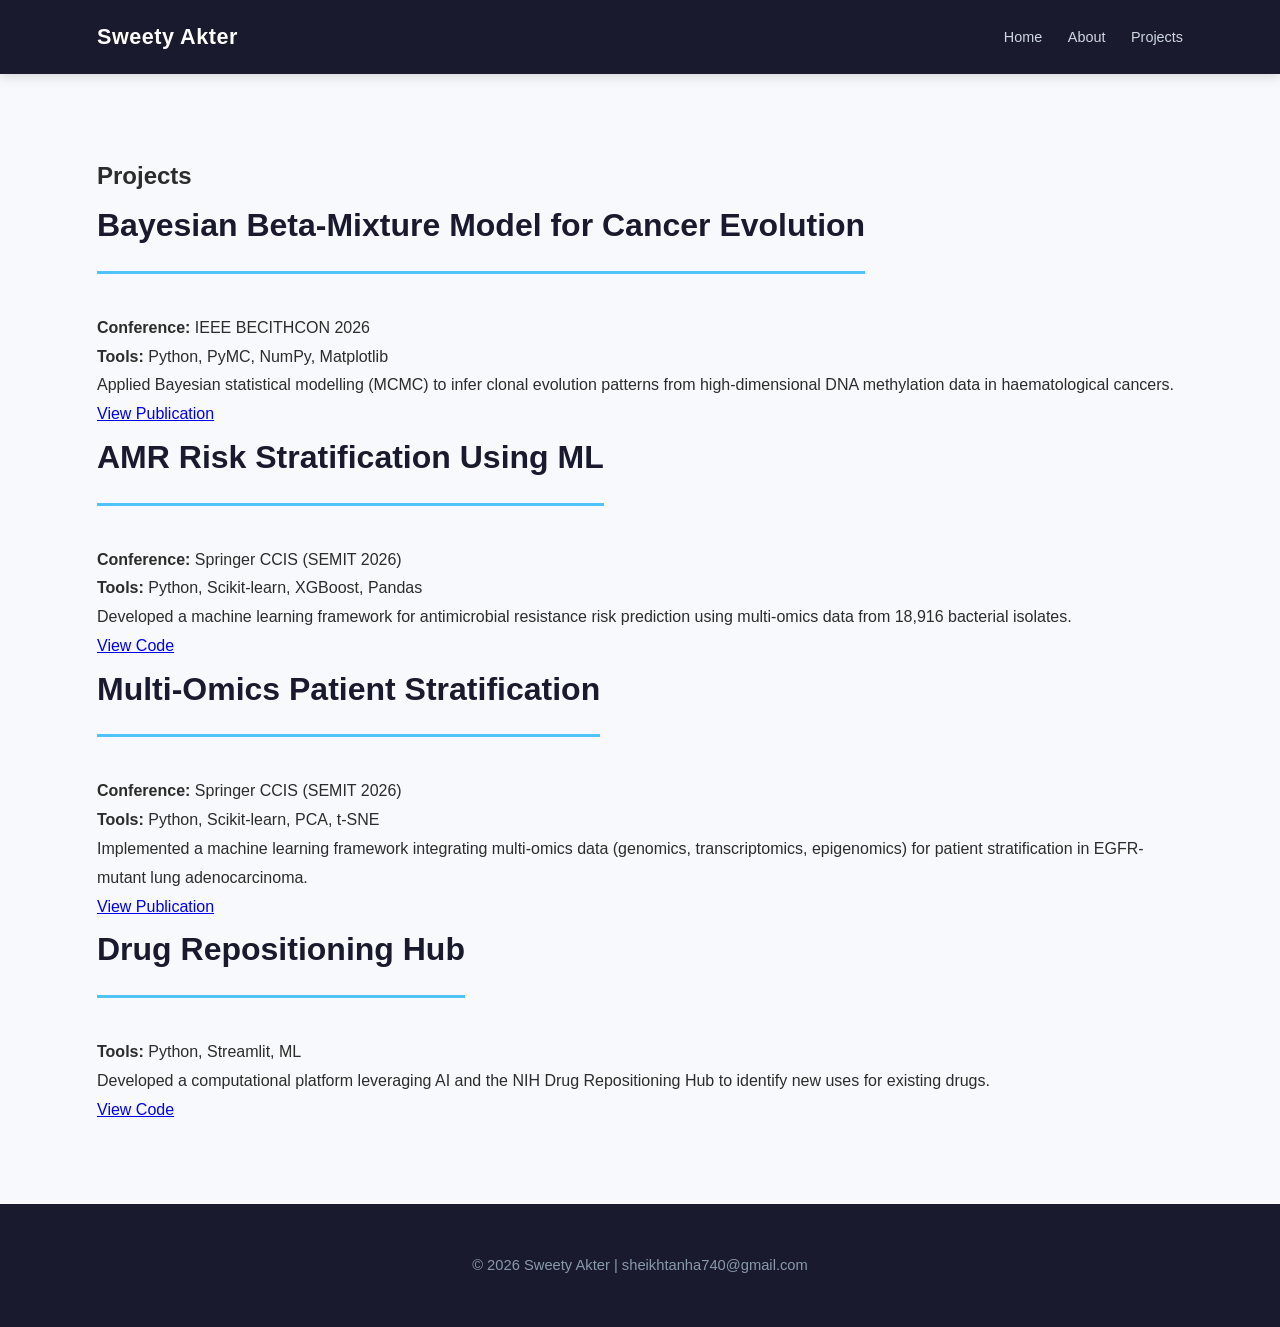
<file: projects.html>
<!DOCTYPE html>
<html lang="en">
<head>
    <meta charset="UTF-8">
    <title>Projects - Sweety Akter</title>
    <link rel="stylesheet" href="style.css">
</head>
<body>
    <nav>
        <div class="nav-container">
            <a href="index.html" class="logo">Sweety Akter</a>
            <ul>
                <li><a href="index.html">Home</a></li>
                <li><a href="about.html">About</a></li>
                <li><a href="projects.html">Projects</a></li>
            </ul>
        </div>
    </nav>

    <section class="content">
        <h1>Projects</h1>

        <div class="project-detail">
            <h2>Bayesian Beta-Mixture Model for Cancer Evolution</h2>
            <p><strong>Conference:</strong> IEEE BECITHCON 2026</p>
            <p><strong>Tools:</strong> Python, PyMC, NumPy, Matplotlib</p>
            <p>Applied Bayesian statistical modelling (MCMC) to infer clonal evolution patterns 
            from high-dimensional DNA methylation data in haematological cancers.</p>
            <a href="https://orcid.org/0009-0006-4238-9394" target="_blank">View Publication</a>
        </div>

        <div class="project-detail">
            <h2>AMR Risk Stratification Using ML</h2>
            <p><strong>Conference:</strong> Springer CCIS (SEMIT 2026)</p>
            <p><strong>Tools:</strong> Python, Scikit-learn, XGBoost, Pandas</p>
            <p>Developed a machine learning framework for antimicrobial resistance risk 
            prediction using multi-omics data from 18,916 bacterial isolates.</p>
            <a href="https://github.com/sweety-damn/AMR-Risk-Stratification" target="_blank">View Code</a>
        </div>

        <div class="project-detail">
            <h2>Multi-Omics Patient Stratification</h2>
            <p><strong>Conference:</strong> Springer CCIS (SEMIT 2026)</p>
            <p><strong>Tools:</strong> Python, Scikit-learn, PCA, t-SNE</p>
            <p>Implemented a machine learning framework integrating multi-omics data 
            (genomics, transcriptomics, epigenomics) for patient stratification in 
            EGFR-mutant lung adenocarcinoma.</p>
            <a href="https://orcid.org/0009-0006-4238-9394" target="_blank">View Publication</a>
        </div>

        <div class="project-detail">
            <h2>Drug Repositioning Hub</h2>
            <p><strong>Tools:</strong> Python, Streamlit, ML</p>
            <p>Developed a computational platform leveraging AI and the NIH Drug Repositioning 
            Hub to identify new uses for existing drugs.</p>
            <a href="https://github.com/sweety-damn/Drug-Repositioning-Hub" target="_blank">View Code</a>
        </div>
    </section>

    <footer>
        <p>© 2026 Sweety Akter | sheikhtanha740@gmail.com</p>
    </footer>
</body>
</html>
</file>
<file: style.css>
* { margin: 0; padding: 0; box-sizing: border-box; }

:root {
  --primary: #1a1a2e;
  --accent: #4fc3f7;
  --accent-dark: #0288d1;
  --text: #2c2c2c;
  --text-light: #666;
  --bg: #f7f9fc;
  --bg-alt: #ffffff;
  --card: #ffffff;
  --border: #e1e8f0;
  --nav-bg: #1a1a2e;
  --nav-text: #cfd8e3;
  --hero-bg: linear-gradient(135deg, #1a1a2e 0%, #16213e 50%, #0f3460 100%);
}

[data-theme="dark"] {
  --primary: #e8eef7;
  --accent: #4fc3f7;
  --accent-dark: #81d4fa;
  --text: #d8dee9;
  --text-light: #9aa5b1;
  --bg: #0f1419;
  --bg-alt: #161b22;
  --card: #1c2430;
  --border: #2a3441;
  --nav-bg: #0a0e13;
  --nav-text: #b0bcc9;
  --hero-bg: linear-gradient(135deg, #0a0e13 0%, #0f1419 50%, #141e2d 100%);
}

html { scroll-behavior: smooth; }

body {
  font-family: 'Segoe UI', -apple-system, BlinkMacSystemFont, Arial, sans-serif;
  line-height: 1.8;
  color: var(--text);
  background: var(--bg);
  transition: background 0.4s, color 0.4s;
  position: relative;
}

/* BACKGROUND LAYER — subtle */
.bg-layer {
  position: fixed;
  inset: 0;
  z-index: -1;
  background-image: url('background.jpg');
  background-size: cover;
  background-position: center;
  background-repeat: no-repeat;
  background-attachment: fixed;
  opacity: 0.08;
  pointer-events: none;
}
[data-theme="dark"] .bg-layer { opacity: 0.12; }

/* TOP CONTROLS */
.top-controls {
  position: fixed;
  top: 90px;
  right: 24px;
  z-index: 200;
  display: flex;
  gap: 0.6rem;
  align-items: center;
  flex-wrap: wrap;
  justify-content: flex-end;
}
.ctrl-btn {
  background: var(--card);
  color: var(--text);
  border: 1px solid var(--border);
  padding: 0.55rem 0.9rem;
  border-radius: 8px;
  cursor: pointer;
  font-size: 0.9rem;
  transition: all 0.3s;
  box-shadow: 0 2px 8px rgba(0,0,0,0.08);
}
.ctrl-btn:hover { background: var(--accent); color: var(--nav-bg); }

.volume-slider {
  width: 90px;
  height: 6px;
  cursor: pointer;
  accent-color: var(--accent);
  background: transparent;
  margin-left: 0.3rem;
}

/* NAV */
nav {
  background: var(--nav-bg);
  position: sticky;
  top: 0;
  z-index: 100;
  padding: 1.1rem 0;
  box-shadow: 0 2px 12px rgba(0,0,0,0.15);
}
.nav-container {
  max-width: 1150px;
  margin: 0 auto;
  display: flex;
  justify-content: space-between;
  align-items: center;
  padding: 0 2rem;
}
.logo { color: #fff; font-size: 1.35rem; font-weight: 700; text-decoration: none; letter-spacing: 0.5px; }
nav ul { list-style: none; display: flex; gap: 1.6rem; flex-wrap: wrap; }
nav a {
  color: var(--nav-text);
  text-decoration: none;
  font-size: 0.9rem;
  font-weight: 500;
  transition: color 0.3s;
}
nav a:hover { color: var(--accent); }

/* HERO — spacious */
.hero {
  text-align: center;
  padding: 6rem 2rem 5rem;
  background: var(--hero-bg);
  color: #fff;
  position: relative;
}
.profile-pic {
  width: 180px;
  height: 180px;
  border-radius: 50%;
  object-fit: cover;
  border: 5px solid var(--accent);
  margin-bottom: 2rem;
  box-shadow: 0 10px 40px rgba(79,195,247,0.35);
  background: #2a3441;
}
.hero h1 { font-size: 2.8rem; margin-bottom: 0.8rem; letter-spacing: 1px; }
.subtitle {
  color: var(--accent);
  margin-bottom: 1rem;
  font-size: 1.15rem;
  font-weight: 500;
  letter-spacing: 0.3px;
}
.tagline { color: #b0c4de; margin-bottom: 2.5rem; font-size: 0.98rem; max-width: 700px; margin-left: auto; margin-right: auto; }

/* SOCIAL LINKS — clean, no flashy colors */
.social-links {
  display: flex;
  justify-content: center;
  gap: 1.8rem;
  margin-bottom: 2.5rem;
  flex-wrap: wrap;
}
.social-links a {
  color: #b0c4de;
  font-size: 1.6rem;
  transition: transform 0.3s, color 0.3s;
  text-decoration: none;
}
.social-links a:hover { color: var(--accent); transform: translateY(-4px); }

.cv-btn {
  display: inline-block;
  background: var(--accent);
  color: #1a1a2e;
  padding: 0.9rem 2.2rem;
  border-radius: 30px;
  font-weight: 700;
  text-decoration: none;
  transition: all 0.3s;
  font-size: 0.95rem;
}
.cv-btn:hover { background: #81d4fa; transform: translateY(-2px); box-shadow: 0 8px 24px rgba(79,195,247,0.4); }

/* CONTENT — spacious */
.content {
  max-width: 1150px;
  margin: 0 auto;
  padding: 5rem 2rem;
  position: relative;
  z-index: 1;
}
.alt-bg { background: var(--bg-alt); }

.content h2 {
  font-size: 2rem;
  color: var(--primary);
  margin-bottom: 2.5rem;
  padding-bottom: 1rem;
  border-bottom: 3px solid var(--accent);
  display: inline-block;
}
.content h2 i { color: var(--accent); margin-right: 0.6rem; }
.section-intro { color: var(--text-light); margin-bottom: 2.5rem; font-size: 1.02rem; }

/* ABOUT */
.about-grid { display: grid; grid-template-columns: 2fr 1fr; gap: 4rem; align-items: start; }
.about-text p { margin-bottom: 1.5rem; font-size: 1.03rem; line-height: 1.9; }
.about-info {
  background: var(--card);
  padding: 2.2rem;
  border-radius: 14px;
  box-shadow: 0 4px 24px rgba(0,0,0,0.06);
  position: sticky;
  top: 110px;
  border: 1px solid var(--border);
}
.info-item {
  display: flex;
  align-items: center;
  gap: 0.9rem;
  padding: 0.85rem 0;
  border-bottom: 1px solid var(--border);
  font-size: 0.92rem;
  word-break: break-all;
}
.info-item:last-child { border-bottom: none; }
.info-item i { color: var(--accent); font-size: 1.15rem; width: 22px; flex-shrink: 0; }

/* TIMELINE */
.timeline { position: relative; padding-left: 2.5rem; }
.timeline::before {
  content: '';
  position: absolute;
  left: 0; top: 0; bottom: 0;
  width: 3px;
  background: var(--accent);
  border-radius: 3px;
}
.timeline-item { position: relative; margin-bottom: 3rem; }
.timeline-item::before {
  content: '';
  position: absolute;
  left: -2.95rem; top: 0.6rem;
  width: 16px; height: 16px;
  border-radius: 50%;
  background: var(--accent);
  border: 4px solid var(--card);
  box-shadow: 0 0 0 3px var(--accent);
}
.timeline-date { color: var(--accent-dark); font-weight: 600; font-size: 0.92rem; margin-bottom: 0.5rem; letter-spacing: 0.3px; }
.timeline-content {
  background: var(--card);
  padding: 1.8rem;
  border-radius: 12px;
  box-shadow: 0 3px 16px rgba(0,0,0,0.06);
  border: 1px solid var(--border);
}
.timeline-content h3 { color: var(--primary); margin-bottom: 0.6rem; font-size: 1.2rem; }
.timeline-content p { color: var(--text-light); font-size: 0.98rem; margin-bottom: 0.4rem; }

/* EXPERIENCE */
.exp-item {
  background: var(--card);
  padding: 2.2rem;
  border-radius: 14px;
  margin-bottom: 2rem;
  box-shadow: 0 4px 20px rgba(0,0,0,0.05);
  border-left: 4px solid var(--accent);
  border-top: 1px solid var(--border);
  border-right: 1px solid var(--border);
  border-bottom: 1px solid var(--border);
  transition: transform 0.3s, box-shadow 0.3s;
}
.exp-item:hover { transform: translateY(-3px); box-shadow: 0 8px 28px rgba(0,0,0,0.08); }
.exp-header {
  display: flex;
  justify-content: space-between;
  align-items: flex-start;
  gap: 1.5rem;
  margin-bottom: 1.2rem;
  flex-wrap: wrap;
}
.exp-header h3 { color: var(--primary); font-size: 1.2rem; margin-bottom: 0.3rem; }
.exp-org { color: var(--text-light); font-size: 0.95rem; }
.exp-date {
  background: var(--accent);
  color: #1a1a2e;
  padding: 0.3rem 0.9rem;
  border-radius: 20px;
  font-size: 0.78rem;
  font-weight: 700;
  white-space: nowrap;
}
.exp-item ul { margin-left: 1.8rem; margin-top: 1rem; }
.exp-item li { font-size: 0.95rem; color: var(--text-light); margin-bottom: 0.6rem; line-height: 1.7; }

/* RESEARCH */
.research-item {
  background: var(--card);
  padding: 2.2rem;
  border-radius: 14px;
  margin-bottom: 2rem;
  box-shadow: 0 4px 20px rgba(0,0,0,0.05);
  border-left: 4px solid var(--accent);
  border-top: 1px solid var(--border);
  border-right: 1px solid var(--border);
  border-bottom: 1px solid var(--border);
  transition: transform 0.3s, box-shadow 0.3s;
}
.research-item:hover { transform: translateX(6px); box-shadow: 0 8px 28px rgba(0,0,0,0.08); }
.research-header {
  display: flex;
  justify-content: space-between;
  align-items: flex-start;
  gap: 1.5rem;
  margin-bottom: 1rem;
  flex-wrap: wrap;
}
.research-header h3 { color: var(--primary); font-size: 1.15rem; line-height: 1.5; }
.research-venue {
  background: var(--accent);
  color: #1a1a2e;
  padding: 0.3rem 0.9rem;
  border-radius: 20px;
  font-size: 0.75rem;
  font-weight: 700;
  white-space: nowrap;
}
.research-item p { font-size: 0.98rem; color: var(--text-light); margin-bottom: 0.8rem; line-height: 1.8; }

/* PUBLICATIONS */
.pub {
  background: var(--card);
  padding: 2rem 2.2rem;
  border-radius: 12px;
  margin-bottom: 1.8rem;
  box-shadow: 0 3px 16px rgba(0,0,0,0.05);
  border-left: 4px solid var(--accent);
  border-top: 1px solid var(--border);
  border-right: 1px solid var(--border);
  border-bottom: 1px solid var(--border);
  position: relative;
  transition: transform 0.3s, box-shadow 0.3s;
}
.pub:hover { transform: translateY(-3px); box-shadow: 0 8px 24px rgba(0,0,0,0.08); }
.pub-year {
  position: absolute;
  top: 1.5rem; right: 2rem;
  background: var(--nav-bg);
  color: #fff;
  padding: 0.25rem 0.85rem;
  border-radius: 14px;
  font-size: 0.75rem;
  font-weight: 700;
}
.pub h3 { color: var(--primary); font-size: 1.08rem; margin-bottom: 0.8rem; padding-right: 5rem; line-height: 1.6; }
.pub p { color: var(--text-light); font-size: 0.95rem; margin-bottom: 0.9rem; }
.pub a { color: var(--accent-dark); text-decoration: none; font-weight: 600; font-size: 0.92rem; }
.pub a:hover { text-decoration: underline; }
.more { text-align: center; margin-top: 2.5rem; }
.more a { color: var(--accent-dark); text-decoration: none; font-weight: 600; font-size: 1.02rem; }

/* SKILLS */
.skills-grid {
  display: grid;
  grid-template-columns: repeat(auto-fit, minmax(280px, 1fr));
  gap: 1.8rem;
}
.skill-card {
  background: var(--card);
  padding: 2.2rem 1.8rem;
  border-radius: 14px;
  box-shadow: 0 4px 20px rgba(0,0,0,0.05);
  text-align: center;
  transition: transform 0.3s, box-shadow 0.3s;
  border: 1px solid var(--border);
}
.skill-card:hover { transform: translateY(-6px); box-shadow: 0 10px 32px rgba(0,0,0,0.1); }
.skill-card i { font-size: 2rem; color: var(--accent); margin-bottom: 1rem; }
.skill-card h3 { color: var(--primary); font-size: 1.08rem; margin-bottom: 0.8rem; }
.skill-card p { color: var(--text-light); font-size: 0.93rem; line-height: 1.7; }

/* AWARDS */
.awards-list { display: flex; flex-direction: column; gap: 1.8rem; }
.award-item {
  display: flex;
  gap: 2rem;
  background: var(--card);
  padding: 2.2rem;
  border-radius: 14px;
  box-shadow: 0 3px 16px rgba(0,0,0,0.05);
  align-items: flex-start;
  border: 1px solid var(--border);
  transition: transform 0.3s, box-shadow 0.3s;
}
.award-item:hover { transform: translateY(-3px); box-shadow: 0 8px 24px rgba(0,0,0,0.08); }
.award-item > i {
  font-size: 1.7rem;
  color: var(--accent);
  background: rgba(79,195,247,0.12);
  padding: 1.2rem;
  border-radius: 14px;
  flex-shrink: 0;
}
.award-item h3 { color: var(--primary); font-size: 1.1rem; margin-bottom: 0.5rem; }
.award-item p { color: var(--text-light); font-size: 0.95rem; line-height: 1.7; }
.award-img {
  margin-top: 1.2rem;
  max-width: 220px;
  border-radius: 10px;
  box-shadow: 0 4px 14px rgba(0,0,0,0.15);
}

/* CERTIFICATIONS */
.cert-grid {
  display: grid;
  grid-template-columns: repeat(auto-fit, minmax(260px, 1fr));
  gap: 1.8rem;
}
.cert-card {
  background: var(--card);
  padding: 2rem;
  border-radius: 12px;
  box-shadow: 0 3px 16px rgba(0,0,0,0.05);
  border-top: 4px solid var(--accent);
  border-left: 1px solid var(--border);
  border-right: 1px solid var(--border);
  border-bottom: 1px solid var(--border);
  transition: transform 0.3s;
}
.cert-card:hover { transform: translateY(-4px); }
.cert-card h3 { color: var(--primary); font-size: 1.02rem; margin-bottom: 0.6rem; }
.cert-card p { color: var(--text-light); font-size: 0.9rem; }

/* EXTRACURRICULAR */
.extra-list { display: flex; flex-direction: column; gap: 1.5rem; }
.extra-item {
  background: var(--card);
  padding: 1.8rem 2.2rem;
  border-radius: 12px;
  box-shadow: 0 3px 16px rgba(0,0,0,0.05);
  border-left: 4px solid var(--accent);
  border-top: 1px solid var(--border);
  border-right: 1px solid var(--border);
  border-bottom: 1px solid var(--border);
}
.extra-item h3 { color: var(--primary); font-size: 1.05rem; margin-bottom: 0.5rem; }
.extra-item p { color: var(--text-light); font-size: 0.93rem; }

/* CONTACT */
.contact-grid {
  display: grid;
  grid-template-columns: repeat(auto-fit, minmax(240px, 1fr));
  gap: 1.8rem;
}
.contact-card {
  background: var(--card);
  padding: 2.2rem 1.8rem;
  border-radius: 14px;
  box-shadow: 0 4px 20px rgba(0,0,0,0.05);
  text-align: center;
  text-decoration: none;
  transition: transform 0.3s, box-shadow 0.3s;
  border: 1px solid var(--border);
}
.contact-card:hover { transform: translateY(-6px); box-shadow: 0 10px 32px rgba(0,0,0,0.1); }
.contact-card i { font-size: 2rem; color: var(--accent); margin-bottom: 1rem; }
.contact-card h3 { color: var(--primary); font-size: 1.05rem; margin-bottom: 0.5rem; }
.contact-card p { color: var(--text-light); font-size: 0.88rem; word-break: break-word; }

/* FOOTER */
footer {
  text-align: center;
  padding: 3rem 2rem;
  background: var(--nav-bg);
  color: #8899aa;
  font-size: 0.92rem;
}
.footer-sub { margin-top: 0.6rem; font-size: 0.85rem; color: #667788; }

/* MOBILE */
@media (max-width: 768px) {
  nav ul { gap: 0.8rem; font-size: 0.8rem; justify-content: center; }
  .nav-container { flex-direction: column; gap: 1rem; padding: 0 1rem; }
  .hero h1 { font-size: 2rem; }
  .hero { padding: 4rem 1.2rem 3rem; }
  .profile-pic { width: 140px; height: 140px; }
  .about-grid { grid-template-columns: 1fr; gap: 2rem; }
  .about-info { position: static; }
  .content { padding: 3.5rem 1.2rem; }
  .content h2 { font-size: 1.6rem; }
  .pub h3 { padding-right: 0; }
  .pub-year { position: static; display: inline-block; margin-bottom: 0.6rem; }
  .award-item { flex-direction: column; gap: 1rem; padding: 1.8rem; }
  .top-controls { top: auto; bottom: 20px; right: 15px; }
  .exp-header { flex-direction: column; }
  .social-links { gap: 1.3rem; }
  .social-links a { font-size: 1.4rem; }
}
</file>
